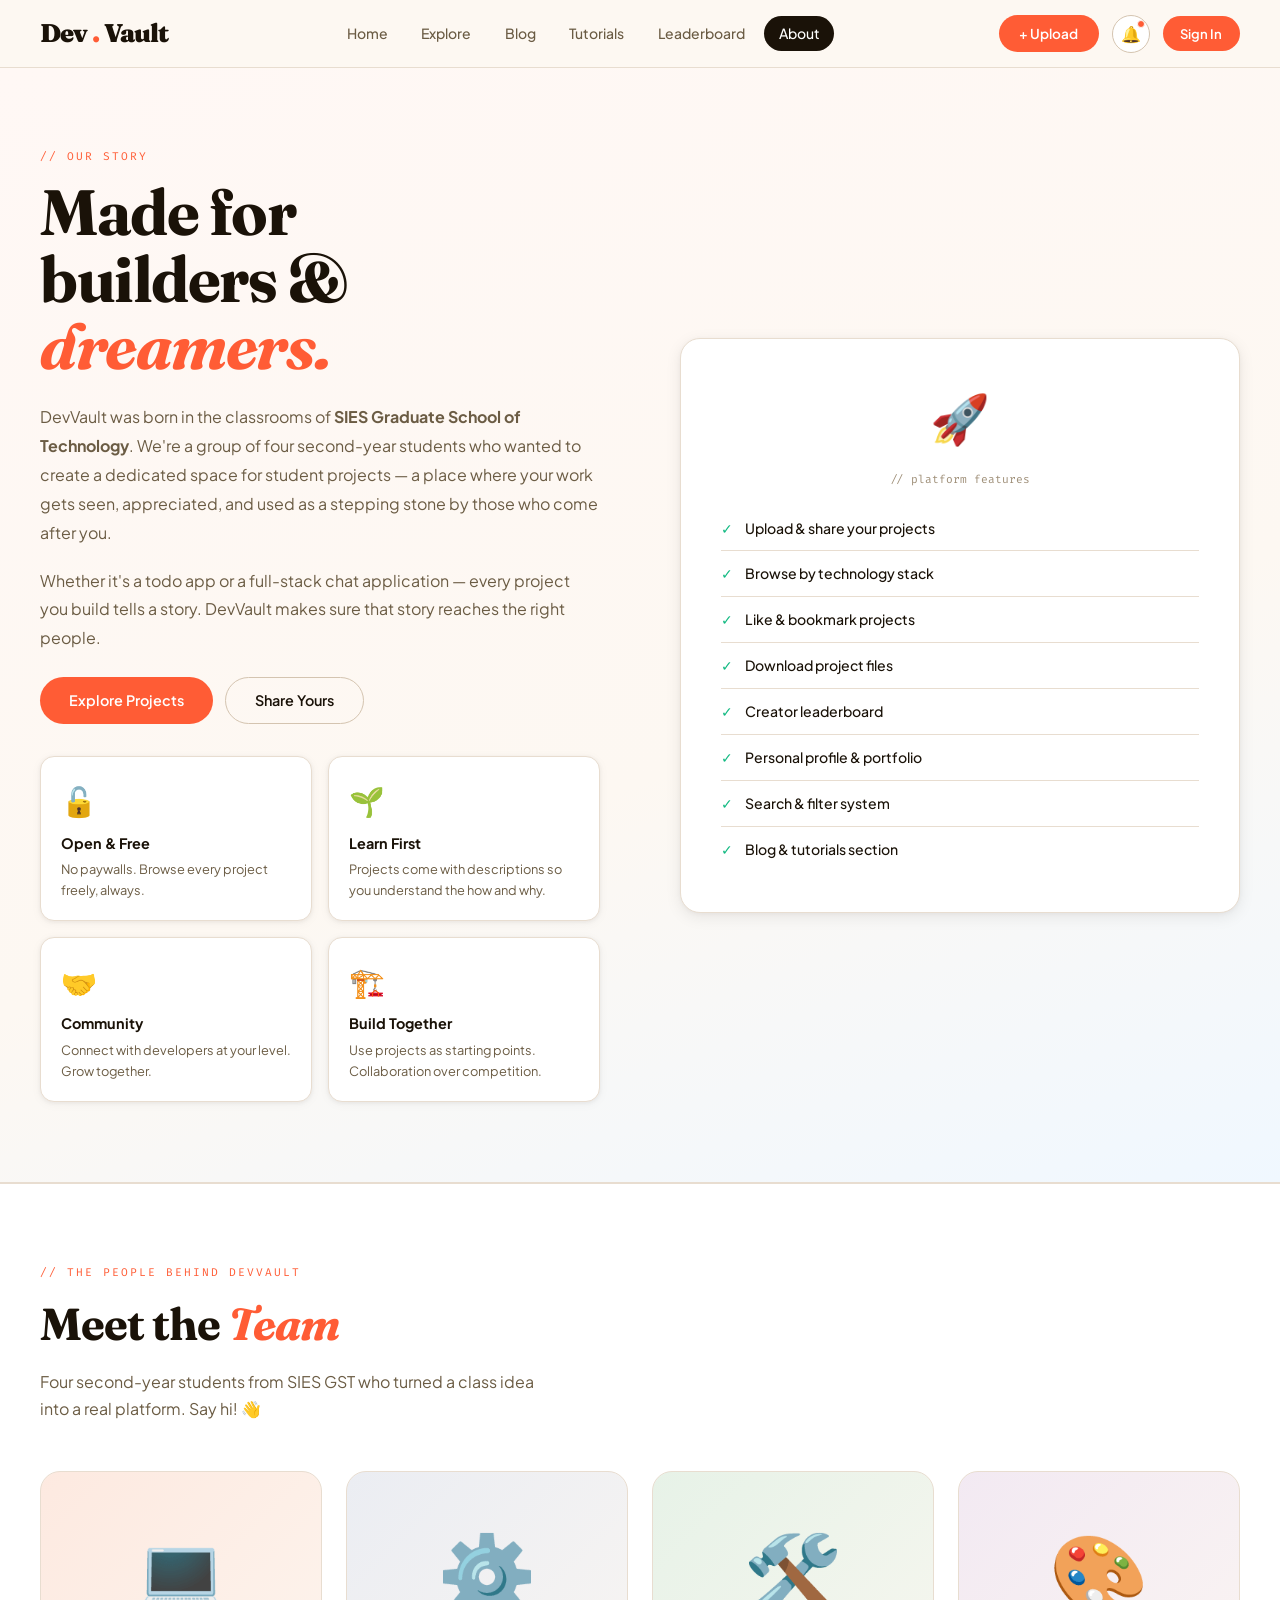
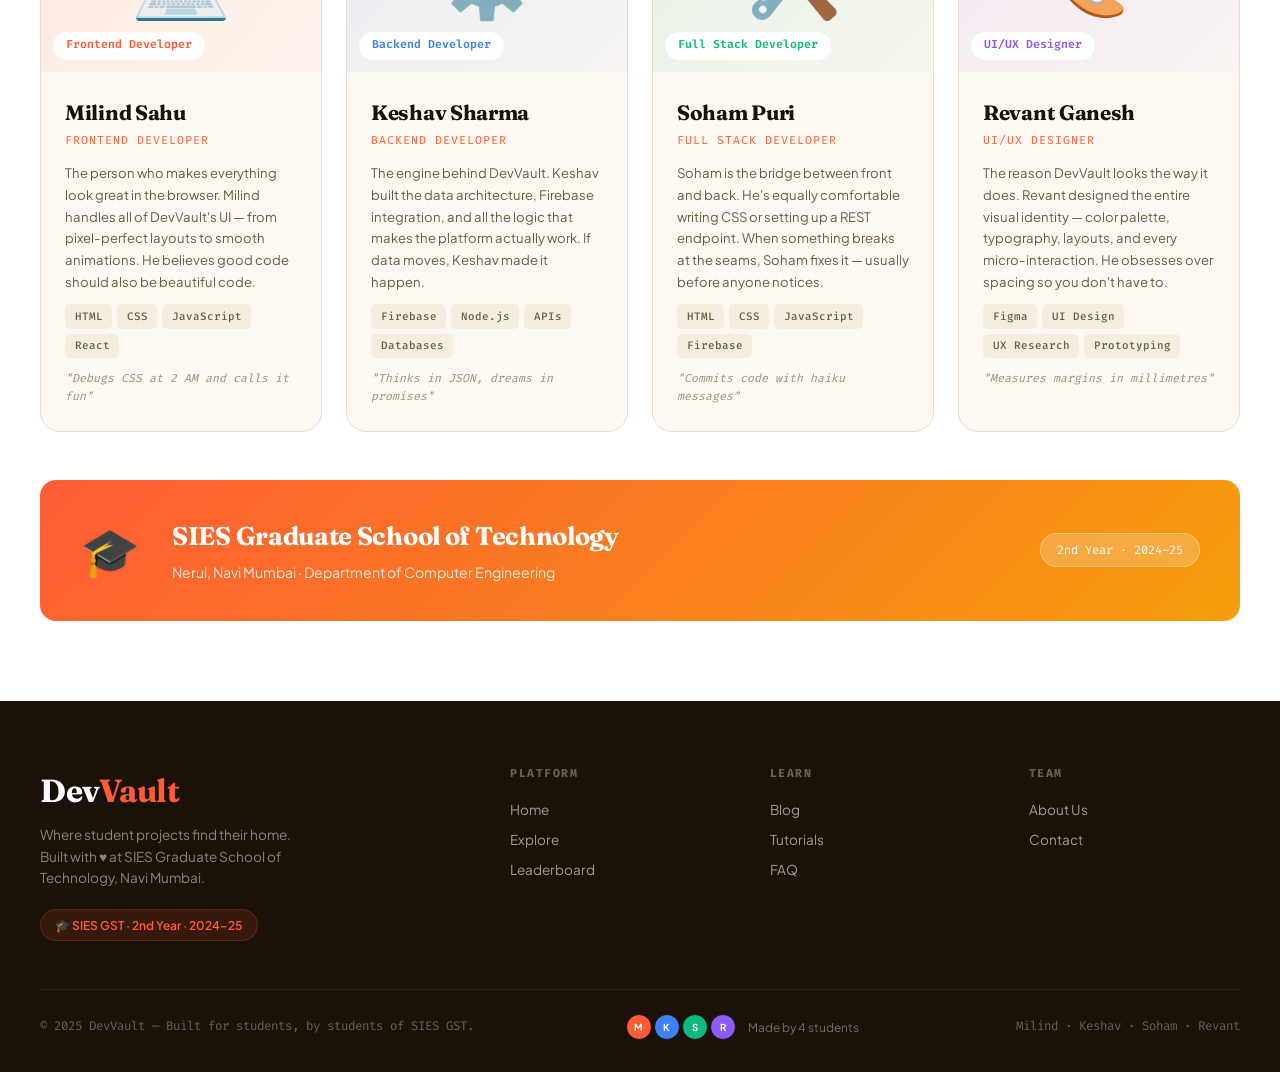
<file: about.html>
<!DOCTYPE html>
<html lang="en">
<head>
<meta charset="UTF-8"/><meta name="viewport" content="width=device-width,initial-scale=1.0"/>
<title>About — DevVault</title>
<link rel="stylesheet" href="css/styles.css">
<style>
.about-hero{padding:5rem 2.5rem;background:linear-gradient(160deg,#fff8f5 0%,#fdf8f2 60%,#f0f8ff 100%);border-bottom:1.5px solid var(--border);}
.about-inner{max-width:1280px;margin:0 auto;display:grid;grid-template-columns:1fr 1fr;gap:5rem;align-items:center;}
.about-kicker{font-family:var(--font-mono);font-size:.7rem;color:var(--coral);text-transform:uppercase;letter-spacing:2px;margin-bottom:.75rem;}
.about-title{font-family:var(--font-display);font-size:clamp(2.5rem,5vw,4.5rem);font-weight:700;letter-spacing:-1.5px;line-height:1.05;margin-bottom:1.5rem;}
.about-title em{color:var(--coral);font-style:italic;}
.about-body{font-size:1rem;color:var(--ink3);line-height:1.8;margin-bottom:1.2rem;}
.about-values{display:grid;grid-template-columns:1fr 1fr;gap:1rem;margin-top:2rem;}
.value-card{background:var(--white);border:1.5px solid var(--border);border-radius:var(--radius);padding:1.25rem;box-shadow:var(--shadow-sm);transition:all .2s;}
.value-card:hover{border-color:var(--coral);transform:translateY(-2px);}
.value-icon{font-size:1.8rem;margin-bottom:.5rem;}
.value-title{font-weight:700;font-size:.9rem;margin-bottom:.3rem;}
.value-desc{font-size:.8rem;color:var(--ink3);line-height:1.6;}
.about-visual{background:var(--white);border:1.5px solid var(--border);border-radius:20px;padding:2.5rem;box-shadow:var(--shadow);}
.afl{list-style:none;}
.afl li{display:flex;align-items:center;gap:.75rem;padding:.7rem 0;border-bottom:1px solid var(--border);font-size:.88rem;font-weight:500;}
.afl li:last-child{border-bottom:none;}
.afl-check{color:var(--mint);}
/* TEAM */
.team-section{padding:5rem 2.5rem;background:var(--white);border-top:1.5px solid var(--border);}
.team-inner{max-width:1280px;margin:0 auto;}
.team-headline{font-family:var(--font-display);font-size:2.8rem;font-weight:700;letter-spacing:-1px;margin-bottom:.5rem;}
.team-headline em{color:var(--coral);font-style:italic;}
.team-subline{font-size:1rem;color:var(--ink3);max-width:500px;line-height:1.7;margin-bottom:3rem;}
.team-grid{display:grid;grid-template-columns:repeat(4,1fr);gap:1.5rem;}
.team-card{background:var(--cream);border:1.5px solid var(--border);border-radius:20px;overflow:hidden;transition:all .25s;}
.team-card:hover{border-color:var(--coral);transform:translateY(-6px);box-shadow:var(--shadow-lg);}
.team-card-top{height:200px;display:flex;align-items:center;justify-content:center;font-size:5rem;position:relative;}
.team-card-badge{position:absolute;bottom:12px;left:12px;background:rgba(255,255,255,.92);backdrop-filter:blur(8px);border-radius:100px;padding:.3rem .8rem;font-size:.72rem;font-weight:600;font-family:var(--font-mono);}
.team-card-body{padding:1.5rem;}
.team-card-name{font-family:var(--font-display);font-size:1.3rem;font-weight:700;margin-bottom:.2rem;letter-spacing:-.3px;}
.team-card-role{font-family:var(--font-mono);font-size:.72rem;color:var(--coral);text-transform:uppercase;letter-spacing:1px;margin-bottom:.75rem;}
.team-card-bio{font-size:.82rem;color:var(--ink3);line-height:1.65;}
.team-card-skills{display:flex;gap:.3rem;flex-wrap:wrap;margin-top:.75rem;}
.team-card-fun{margin-top:.75rem;font-size:.72rem;color:var(--muted);font-style:italic;font-family:var(--font-mono);}
.college-banner{background:linear-gradient(135deg,var(--coral),var(--amber));border-radius:16px;padding:2rem 2.5rem;margin-top:3rem;display:flex;align-items:center;gap:2rem;color:white;}
.cb-icon{font-size:3rem;flex-shrink:0;}
.cb-name{font-family:var(--font-display);font-size:1.6rem;font-weight:700;letter-spacing:-.3px;}
.cb-sub{font-size:.88rem;opacity:.85;margin-top:.25rem;}
.cb-badge{margin-left:auto;background:rgba(255,255,255,.2);border:1.5px solid rgba(255,255,255,.3);border-radius:100px;padding:.4rem 1rem;font-family:var(--font-mono);font-size:.75rem;white-space:nowrap;}
@media(max-width:900px){.about-inner{grid-template-columns:1fr;}.team-grid{grid-template-columns:1fr 1fr;}}
@media(max-width:600px){.team-grid{grid-template-columns:1fr;}}
</style>
</head>
<body>
<div class="toast-area" id="toastArea"></div>
<nav class="navbar" id="mainNav"></nav>

<div class="about-hero">
  <div class="about-inner">
    <div>
      <div class="about-kicker">// Our story</div>
      <h1 class="about-title">Made for<br>builders &<br><em>dreamers.</em></h1>
      <p class="about-body">DevVault was born in the classrooms of <strong>SIES Graduate School of Technology</strong>. We're a group of four second-year students who wanted to create a dedicated space for student projects — a place where your work gets seen, appreciated, and used as a stepping stone by those who come after you.</p>
      <p class="about-body">Whether it's a todo app or a full-stack chat application — every project you build tells a story. DevVault makes sure that story reaches the right people.</p>
      <div style="display:flex;gap:.8rem;flex-wrap:wrap;margin-top:1.5rem;">
        <a class="btn-coral" href="explore.html">Explore Projects</a>
        <a class="btn-outline" href="upload.html">Share Yours</a>
      </div>
      <div class="about-values">
        <div class="value-card"><div class="value-icon">🔓</div><div class="value-title">Open & Free</div><div class="value-desc">No paywalls. Browse every project freely, always.</div></div>
        <div class="value-card"><div class="value-icon">🌱</div><div class="value-title">Learn First</div><div class="value-desc">Projects come with descriptions so you understand the how and why.</div></div>
        <div class="value-card"><div class="value-icon">🤝</div><div class="value-title">Community</div><div class="value-desc">Connect with developers at your level. Grow together.</div></div>
        <div class="value-card"><div class="value-icon">🏗️</div><div class="value-title">Build Together</div><div class="value-desc">Use projects as starting points. Collaboration over competition.</div></div>
      </div>
    </div>
    <div class="about-visual">
      <div style="font-size:3rem;margin-bottom:1rem;text-align:center">🚀</div>
      <p style="font-family:var(--font-mono);font-size:.7rem;color:var(--muted);text-align:center;margin-bottom:1rem">// platform features</p>
      <ul class="afl">
        <li><span class="afl-check">✓</span>Upload & share your projects</li>
        <li><span class="afl-check">✓</span>Browse by technology stack</li>
        <li><span class="afl-check">✓</span>Like & bookmark projects</li>
        <li><span class="afl-check">✓</span>Download project files</li>
        <li><span class="afl-check">✓</span>Creator leaderboard</li>
        <li><span class="afl-check">✓</span>Personal profile & portfolio</li>
        <li><span class="afl-check">✓</span>Search & filter system</li>
        <li><span class="afl-check">✓</span>Blog & tutorials section</li>
      </ul>
    </div>
  </div>
</div>

<div class="team-section">
  <div class="team-inner">
    <div class="section-kicker">// The people behind DevVault</div>
    <h2 class="team-headline">Meet the <em>Team</em></h2>
    <p class="team-subline">Four second-year students from SIES GST who turned a class idea into a real platform. Say hi! 👋</p>
    <div class="team-grid" id="teamGrid"></div>
    <div class="college-banner">
      <div class="cb-icon">🎓</div>
      <div><div class="cb-name">SIES Graduate School of Technology</div><div class="cb-sub">Nerul, Navi Mumbai · Department of Computer Engineering</div></div>
      <div class="cb-badge">2nd Year · 2024–25</div>
    </div>
  </div>
</div>

<div id="footer"></div>
<script src="js/data.js"></script>
<script>
renderNavbar('about');
renderFooter('footer');
document.getElementById('teamGrid').innerHTML = TEAM_DATA.map(m=>`
  <div class="team-card">
    <div class="team-card-top" style="background:linear-gradient(135deg,${m.color}18,${m.color}08)">
      <span>${m.emoji}</span>
      <div class="team-card-badge" style="color:${m.color}">${m.role}</div>
    </div>
    <div class="team-card-body">
      <div class="team-card-name">${m.name}</div>
      <div class="team-card-role">${m.role}</div>
      <div class="team-card-bio">${m.bio}</div>
      <div class="team-card-skills">${m.skills.map(s=>`<span class="tag tag-default">${s}</span>`).join('')}</div>
      <div class="team-card-fun">"${m.fun}"</div>
    </div>
  </div>`).join('');
</script>
</body>
</html>
</file>
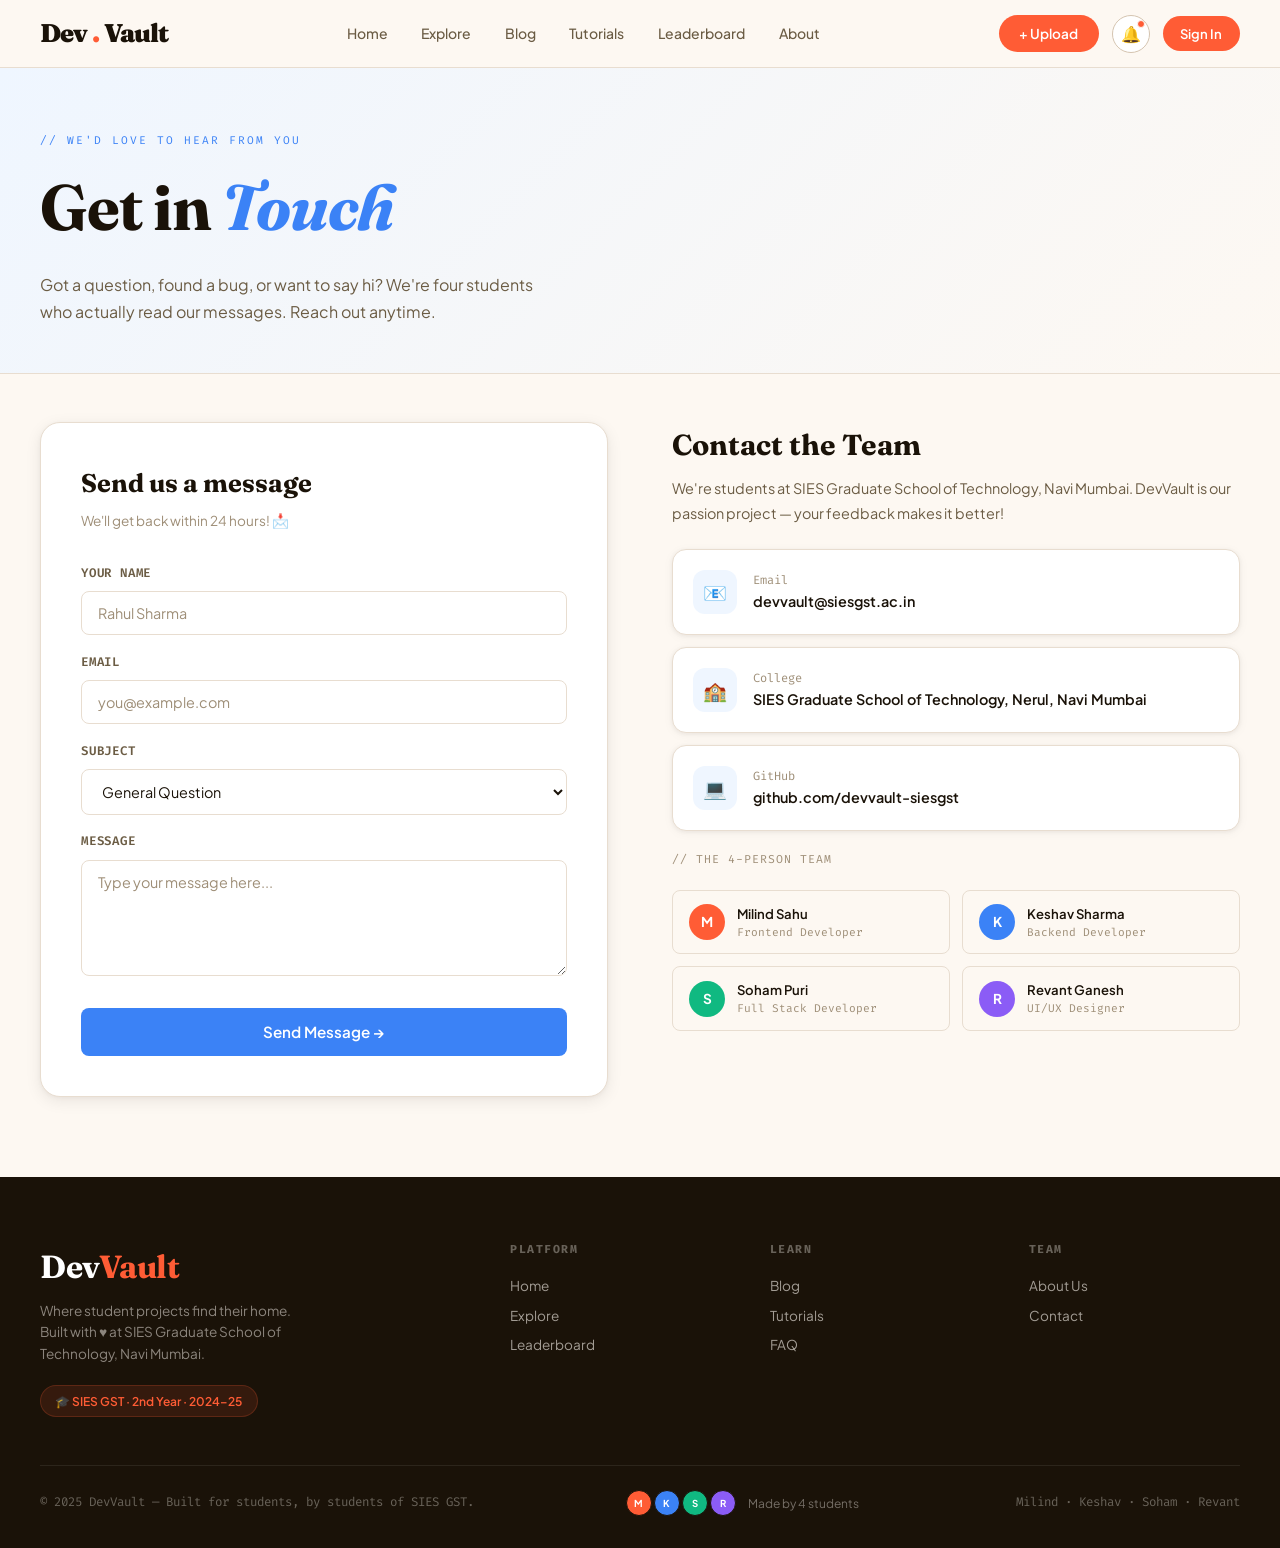
<file: contact.html>
<!DOCTYPE html>
<html lang="en">
<head>
<meta charset="UTF-8"/><meta name="viewport" content="width=device-width,initial-scale=1.0"/>
<title>Contact — DevVault</title>
<link rel="stylesheet" href="css/styles.css">
<style>
.contact-hero{padding:4rem 2.5rem 3rem;background:linear-gradient(135deg,#eff6ff,#fdf8f2);border-bottom:1.5px solid var(--border);}
.contact-title{font-family:var(--font-display);font-size:clamp(2.5rem,5vw,4rem);font-weight:700;letter-spacing:-1px;margin-bottom:.75rem;}
.contact-title span{color:var(--sky);font-style:italic;}
.contact-inner{max-width:1280px;margin:0 auto;padding:3rem 2.5rem 5rem;display:grid;grid-template-columns:1fr 1fr;gap:4rem;align-items:start;}
.form-card{background:var(--white);border:1.5px solid var(--border);border-radius:20px;padding:2.5rem;box-shadow:var(--shadow);}
.form-card-title{font-family:var(--font-display);font-size:1.6rem;font-weight:700;margin-bottom:.4rem;}
.form-card-sub{font-size:.85rem;color:var(--muted);margin-bottom:2rem;}
.form-submit{width:100%;padding:.9rem;background:var(--sky);color:white;border:none;border-radius:var(--radius-sm);font-size:.95rem;font-weight:600;cursor:pointer;font-family:var(--font-body);transition:all .2s;margin-top:.5rem;}
.form-submit:hover{background:var(--sky2);transform:translateY(-1px);}
.info-title{font-family:var(--font-display);font-size:1.8rem;font-weight:700;margin-bottom:.5rem;}
.info-sub{font-size:.9rem;color:var(--ink3);line-height:1.7;margin-bottom:1.5rem;}
.info-card{background:var(--white);border:1.5px solid var(--border);border-radius:var(--radius);padding:1.25rem;display:flex;align-items:center;gap:1rem;box-shadow:var(--shadow-sm);margin-bottom:.75rem;transition:all .2s;}
.info-card:hover{border-color:var(--sky);transform:translateX(4px);}
.info-icon{width:44px;height:44px;border-radius:12px;background:#eff6ff;display:flex;align-items:center;justify-content:center;font-size:1.2rem;flex-shrink:0;}
.info-lbl{font-size:.75rem;color:var(--muted);font-family:var(--font-mono);}
.info-val{font-weight:600;font-size:.9rem;}
.members-grid{display:grid;grid-template-columns:1fr 1fr;gap:.75rem;margin-top:1.25rem;}
.member-chip{background:var(--cream);border:1px solid var(--border);border-radius:var(--radius-sm);padding:.75rem 1rem;display:flex;align-items:center;gap:.75rem;}
.mc-av{width:36px;height:36px;border-radius:50%;display:flex;align-items:center;justify-content:center;font-size:.85rem;font-weight:700;color:white;flex-shrink:0;}
.mc-name{font-weight:600;font-size:.82rem;}
.mc-role{font-size:.7rem;color:var(--muted);font-family:var(--font-mono);}
@media(max-width:900px){.contact-inner{grid-template-columns:1fr;}}
</style>
</head>
<body>
<div class="toast-area" id="toastArea"></div>
<nav class="navbar" id="mainNav"></nav>
<div class="contact-hero">
  <div style="max-width:1280px;margin:0 auto">
    <div class="section-kicker" style="color:var(--sky)">// We'd love to hear from you</div>
    <div class="contact-title">Get in <span>Touch</span></div>
    <p style="font-size:1rem;color:var(--ink3);max-width:500px;line-height:1.7">Got a question, found a bug, or want to say hi? We're four students who actually read our messages. Reach out anytime.</p>
  </div>
</div>
<div class="contact-inner">
  <div class="form-card">
    <div class="form-card-title">Send us a message</div>
    <div class="form-card-sub">We'll get back within 24 hours! 📩</div>
    <div class="form-group"><label class="field-label">Your Name</label><input class="field-input" placeholder="Rahul Sharma"></div>
    <div class="form-group"><label class="field-label">Email</label><input class="field-input" placeholder="you@example.com" type="email"></div>
    <div class="form-group"><label class="field-label">Subject</label><select class="field-input"><option>General Question</option><option>Bug Report</option><option>Feature Request</option><option>Collaboration</option><option>Just saying hi! 👋</option></select></div>
    <div class="form-group"><label class="field-label">Message</label><textarea class="field-input" rows="5" placeholder="Type your message here..."></textarea></div>
    <button class="form-submit" onclick="showToast('Message sent! We\'ll reply soon 📩','success')">Send Message →</button>
  </div>
  <div>
    <div class="info-title">Contact the Team</div>
    <p class="info-sub">We're students at SIES Graduate School of Technology, Navi Mumbai. DevVault is our passion project — your feedback makes it better!</p>
    <div class="info-card"><div class="info-icon">📧</div><div><div class="info-lbl">Email</div><div class="info-val">devvault@siesgst.ac.in</div></div></div>
    <div class="info-card"><div class="info-icon">🏫</div><div><div class="info-lbl">College</div><div class="info-val">SIES Graduate School of Technology, Nerul, Navi Mumbai</div></div></div>
    <div class="info-card"><div class="info-icon">💻</div><div><div class="info-lbl">GitHub</div><div class="info-val">github.com/devvault-siesgst</div></div></div>
    <div style="font-family:var(--font-mono);font-size:.72rem;color:var(--muted);text-transform:uppercase;letter-spacing:1px;margin:1.25rem 0 .75rem">// The 4-person team</div>
    <div class="members-grid" id="membersGrid"></div>
  </div>
</div>
<div id="footer"></div>
<script src="js/data.js"></script>
<script>
renderNavbar('');
renderFooter('footer');
document.getElementById('membersGrid').innerHTML=TEAM_DATA.map(m=>`
  <div class="member-chip">
    <div class="mc-av" style="background:${m.color}">${m.name[0]}</div>
    <div><div class="mc-name">${m.name}</div><div class="mc-role">${m.role}</div></div>
  </div>`).join('');
</script>
</body>
</html>
</file>
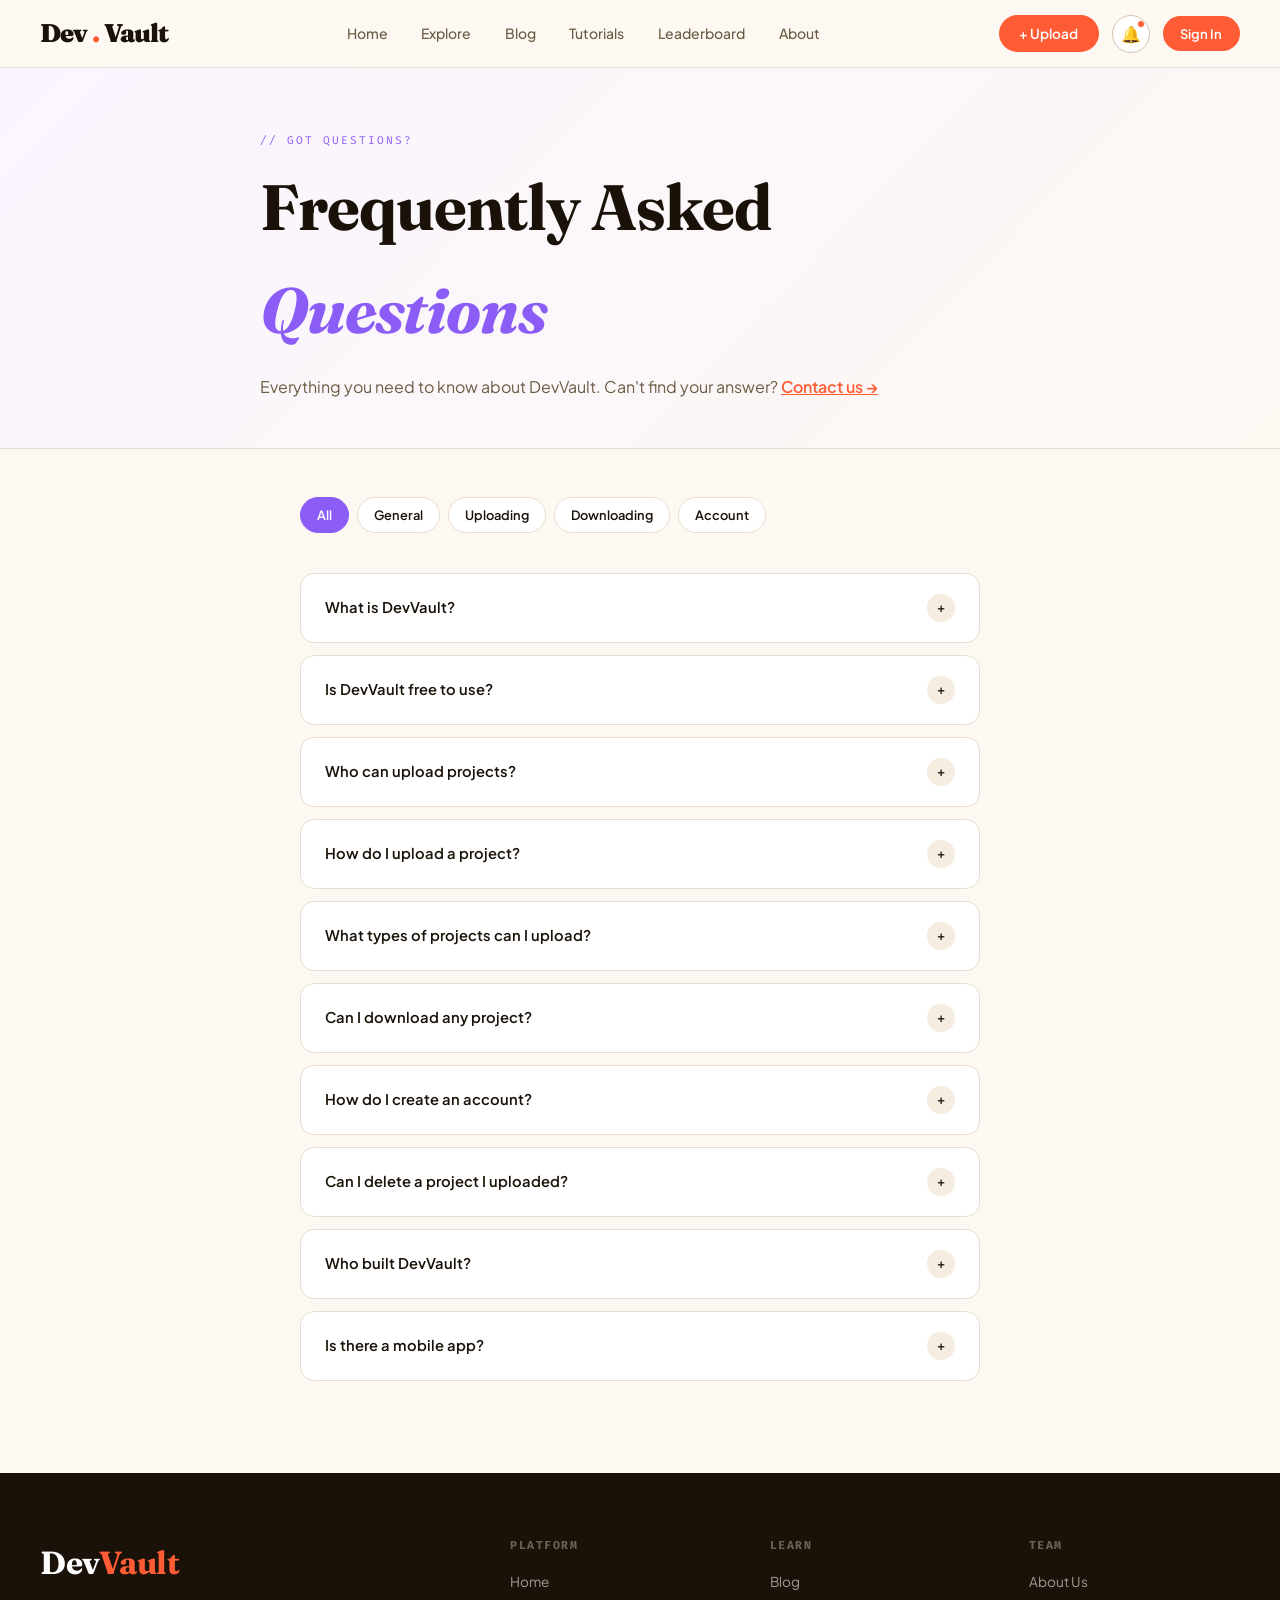
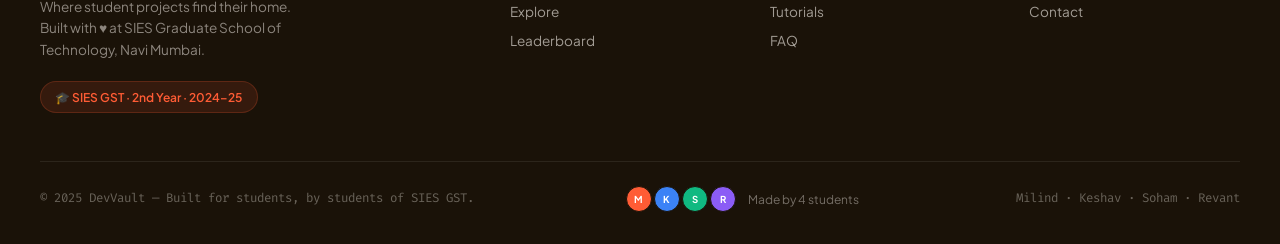
<file: faq.html>
<!DOCTYPE html>
<html lang="en">
<head>
<meta charset="UTF-8"/><meta name="viewport" content="width=device-width,initial-scale=1.0"/>
<title>FAQ — DevVault</title>
<link rel="stylesheet" href="css/styles.css">
<style>
.faq-hero{padding:4rem 2.5rem 3rem;background:linear-gradient(135deg,#faf5ff,#fdf8f2);border-bottom:1.5px solid var(--border);}
.faq-title{font-family:var(--font-display);font-size:clamp(2.5rem,5vw,4rem);font-weight:700;letter-spacing:-1px;margin-bottom:.75rem;}
.faq-title span{color:var(--lavender);font-style:italic;}
.faq-inner{max-width:760px;margin:0 auto;padding:3rem 2.5rem 5rem;}
.faq-cats{display:flex;gap:.5rem;margin-bottom:2.5rem;flex-wrap:wrap;}
.faq-cat{padding:.4rem 1rem;border-radius:100px;border:1.5px solid var(--border);background:var(--white);font-size:.8rem;font-weight:600;cursor:pointer;transition:all .15s;font-family:var(--font-body);}
.faq-cat.active,.faq-cat:hover{background:var(--lavender);color:white;border-color:var(--lavender);}
.faq-item{border:1.5px solid var(--border);border-radius:var(--radius);background:var(--white);margin-bottom:.75rem;overflow:hidden;transition:border-color .2s;}
.faq-item.open{border-color:var(--lavender);}
.faq-q{padding:1.25rem 1.5rem;display:flex;align-items:center;justify-content:space-between;cursor:pointer;font-weight:600;font-size:.92rem;gap:1rem;}
.faq-toggle{width:28px;height:28px;border-radius:50%;background:var(--cream2);display:flex;align-items:center;justify-content:center;font-size:.8rem;transition:all .3s;flex-shrink:0;}
.faq-item.open .faq-toggle{background:var(--lavender);color:white;transform:rotate(45deg);}
.faq-a{max-height:0;overflow:hidden;transition:max-height .3s ease;}
.faq-a-inner{padding:0 1.5rem 1.25rem;font-size:.88rem;color:var(--ink3);line-height:1.75;}
.faq-item.open .faq-a{max-height:300px;}
</style>
</head>
<body>
<div class="toast-area" id="toastArea"></div>
<nav class="navbar" id="mainNav"></nav>
<div class="faq-hero">
  <div style="max-width:760px;margin:0 auto">
    <div class="section-kicker" style="color:var(--lavender)">// Got questions?</div>
    <div class="faq-title">Frequently Asked <span>Questions</span></div>
    <p style="font-size:1rem;color:var(--ink3);line-height:1.7">Everything you need to know about DevVault. Can't find your answer? <a href="contact.html" style="color:var(--coral);font-weight:600">Contact us →</a></p>
  </div>
</div>
<div class="faq-inner">
  <div class="faq-cats">
    <span class="faq-cat active" data-cat="all">All</span>
    <span class="faq-cat" data-cat="general">General</span>
    <span class="faq-cat" data-cat="upload">Uploading</span>
    <span class="faq-cat" data-cat="download">Downloading</span>
    <span class="faq-cat" data-cat="account">Account</span>
  </div>
  <div id="faqList"></div>
</div>
<div id="footer"></div>
<script src="js/data.js"></script>
<script>
renderNavbar('');
renderFooter('footer');
let activeCat = 'all';
function renderFAQ() {
  const list = activeCat==='all' ? FAQS : FAQS.filter(f=>f.cat===activeCat);
  document.getElementById('faqList').innerHTML = list.map((f,i)=>`
    <div class="faq-item" id="faq-${i}">
      <div class="faq-q" onclick="document.getElementById('faq-${i}').classList.toggle('open')">
        <span>${f.q}</span><div class="faq-toggle">+</div>
      </div>
      <div class="faq-a"><div class="faq-a-inner">${f.a}</div></div>
    </div>`).join('');
}
document.querySelectorAll('.faq-cat').forEach(c=>{
  c.onclick=()=>{
    document.querySelectorAll('.faq-cat').forEach(x=>x.classList.remove('active'));
    c.classList.add('active'); activeCat=c.dataset.cat; renderFAQ();
  };
});
renderFAQ();
</script>
</body>
</html>
</file>
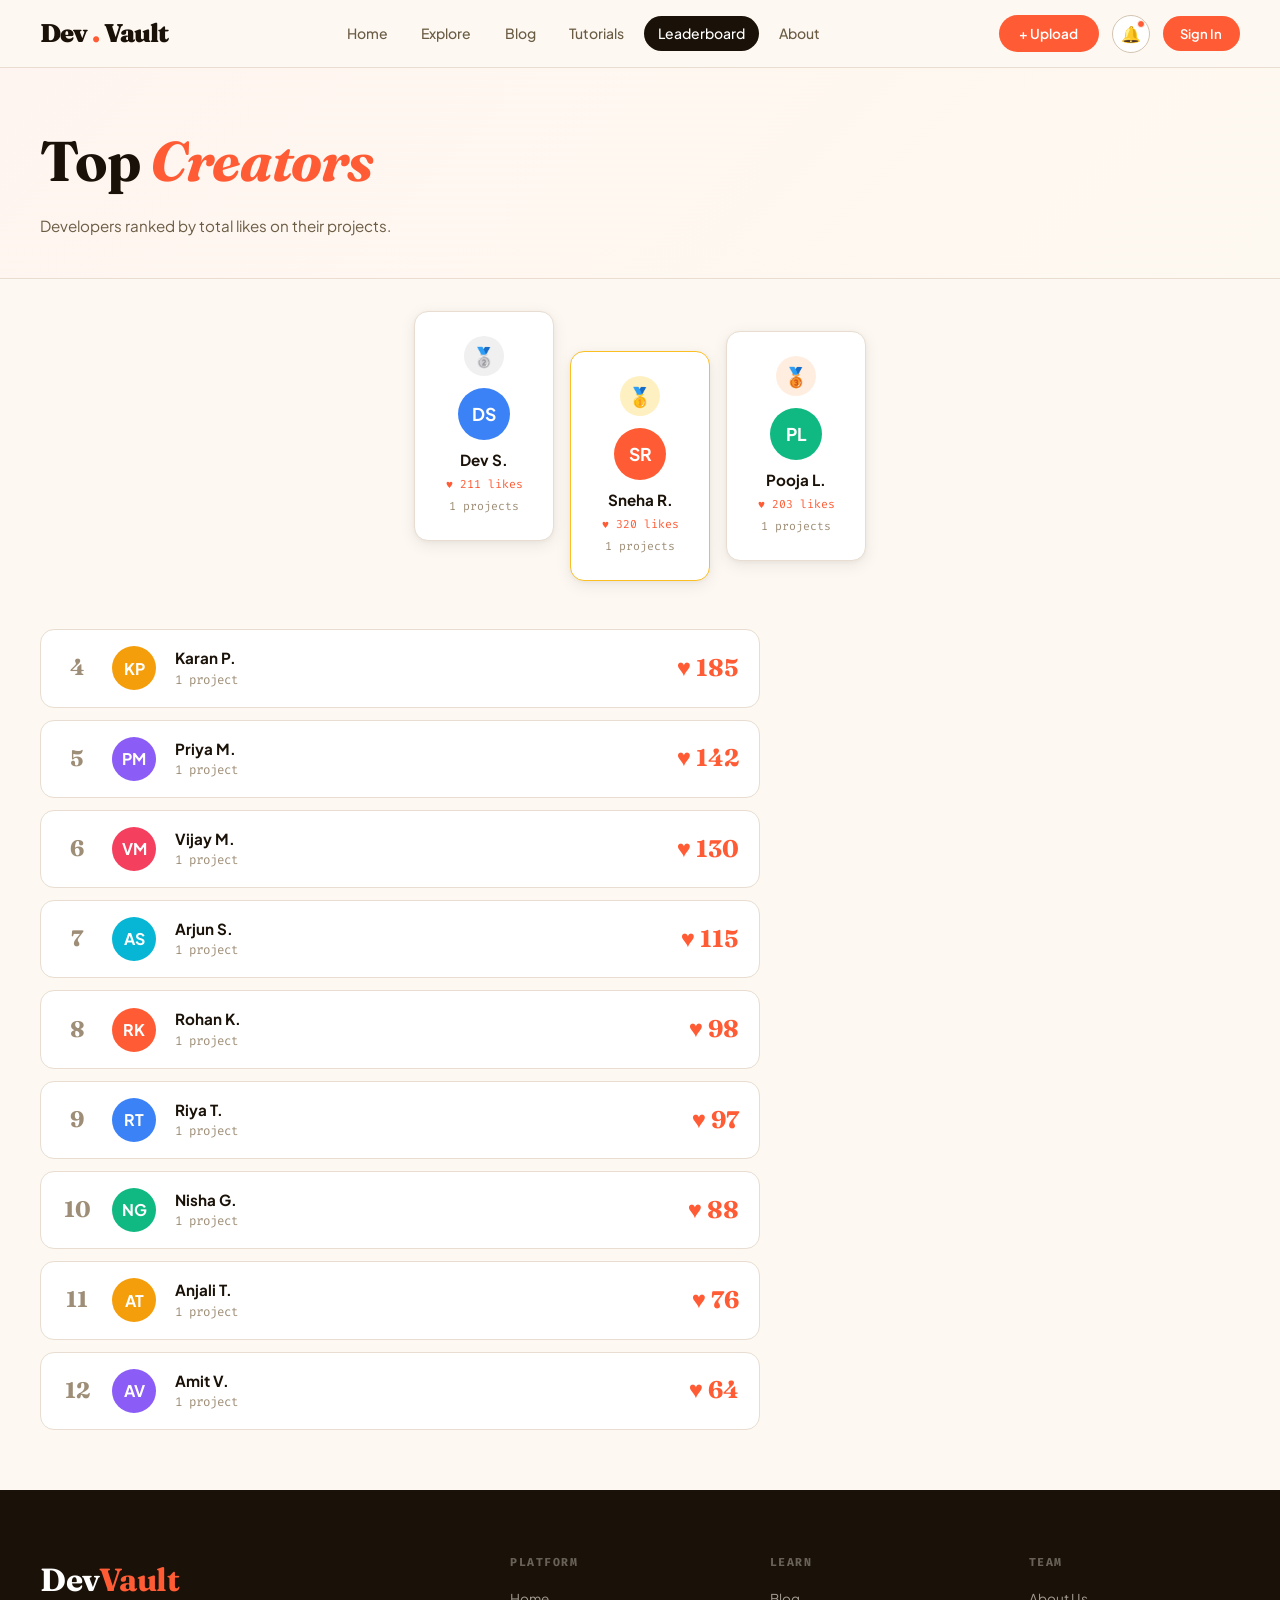
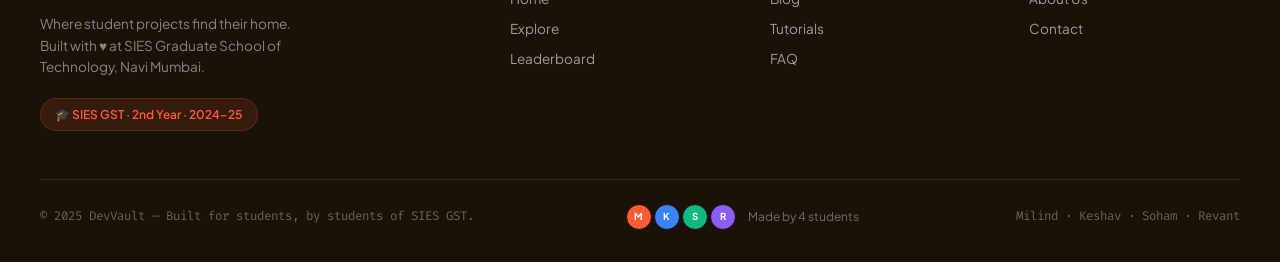
<file: leaderboard.html>
<!DOCTYPE html>
<html lang="en">
<head>
<meta charset="UTF-8"/><meta name="viewport" content="width=device-width,initial-scale=1.0"/>
<title>Leaderboard — DevVault</title>
<link rel="stylesheet" href="css/styles.css">
<style>
.lb-hero{background:linear-gradient(135deg,#fff5f0,#fef9f0);border-bottom:1.5px solid var(--border);padding:3rem 2.5rem 2.5rem;}
.lb-title{font-family:var(--font-display);font-size:3.5rem;font-weight:700;letter-spacing:-1px;margin-bottom:.5rem;}
.lb-title span{color:var(--coral);font-style:italic;}
.lb-sub{font-size:.95rem;color:var(--ink3);}
.podium{display:flex;align-items:flex-end;justify-content:center;gap:1rem;padding:2rem 2.5rem;}
.podium-item{text-align:center;}
.podium-card{background:var(--white);border:1.5px solid var(--border);border-radius:var(--radius);padding:1.5rem 1rem;box-shadow:var(--shadow);transition:transform .2s;min-width:140px;}
.podium-card:hover{transform:translateY(-4px);}
.p1{border-color:#FBBF24;}
.podium-rank{width:40px;height:40px;border-radius:50%;display:flex;align-items:center;justify-content:center;font-size:1.2rem;margin:0 auto .75rem;}
.r1{background:#FFF0C2;} .r2{background:#F0F0F0;} .r3{background:#FFEEE0;}
.podium-av{width:52px;height:52px;border-radius:50%;display:flex;align-items:center;justify-content:center;font-size:1.1rem;font-weight:700;color:white;margin:0 auto .5rem;}
.podium-name{font-weight:700;font-size:.95rem;margin-bottom:.25rem;}
.podium-stat{font-family:var(--font-mono);font-size:.72rem;color:var(--coral);}
.lb-list{padding:1rem 2.5rem 3rem;max-width:800px;}
.lb-row{display:flex;align-items:center;gap:1.2rem;background:var(--white);border:1.5px solid var(--border);border-radius:var(--radius);padding:1rem 1.25rem;margin-bottom:.75rem;transition:all .18s;}
.lb-row:hover{border-color:var(--coral);transform:translateX(4px);}
.lb-pos{font-family:var(--font-display);font-size:1.4rem;font-weight:700;color:var(--muted);width:2rem;text-align:center;}
.lb-av{width:44px;height:44px;border-radius:50%;display:flex;align-items:center;justify-content:center;font-size:1rem;font-weight:700;color:white;flex-shrink:0;}
.lb-info{flex:1;}
.lb-name{font-weight:700;font-size:.95rem;}
.lb-meta{font-size:.78rem;color:var(--muted);font-family:var(--font-mono);}
.lb-score{font-family:var(--font-display);font-size:1.5rem;font-weight:700;color:var(--coral);}
</style>
</head>
<body>
<div class="toast-area" id="toastArea"></div>
<nav class="navbar" id="mainNav"></nav>
<div class="lb-hero"><div class="lb-title">Top <span>Creators</span></div><p class="lb-sub">Developers ranked by total likes on their projects.</p></div>
<div class="podium" id="podium"></div>
<div class="lb-list" id="lbList"></div>
<div id="footer"></div>
<script src="js/data.js"></script>
<script>
renderNavbar('leaderboard');
renderFooter('footer');
const map={};
getProjects().forEach(p=>{if(!map[p.author])map[p.author]={name:p.author,likes:0,projects:0};map[p.author].likes+=p.likes;map[p.author].projects++;});
const sorted=Object.values(map).sort((a,b)=>b.likes-a.likes);
const top3=sorted.slice(0,3);
const order=[top3[1],top3[0],top3[2]];
document.getElementById('podium').innerHTML=order.map((p,i)=>{
  const rank=i===1?1:i===0?2:3;
  const avColor=COLORS[sorted.indexOf(p)%COLORS.length];
  const initials=p.name.split(' ').map(w=>w[0]).join('').slice(0,2);
  return `<div class="podium-item" style="padding-bottom:${i===1?0:rank===2?40:20}px">
    <div class="podium-card${rank===1?' p1':''}">
      <div class="podium-rank r${rank}">${rank===1?'🥇':rank===2?'🥈':'🥉'}</div>
      <div class="podium-av" style="background:${avColor}">${initials}</div>
      <div class="podium-name">${p.name}</div>
      <div class="podium-stat">♥ ${p.likes} likes</div>
      <div style="font-size:.72rem;color:var(--muted);font-family:var(--font-mono);margin-top:.2rem">${p.projects} projects</div>
    </div>
  </div>`;}).join('');
document.getElementById('lbList').innerHTML=sorted.slice(3).map((p,i)=>{
  const avColor=COLORS[(i+3)%COLORS.length];
  const initials=p.name.split(' ').map(w=>w[0]).join('').slice(0,2);
  return `<div class="lb-row"><div class="lb-pos">${i+4}</div><div class="lb-av" style="background:${avColor}">${initials}</div><div class="lb-info"><div class="lb-name">${p.name}</div><div class="lb-meta">${p.projects} project${p.projects>1?'s':''}</div></div><div class="lb-score">♥ ${p.likes}</div></div>`;}).join('');
</script>
</body>
</html>
</file>
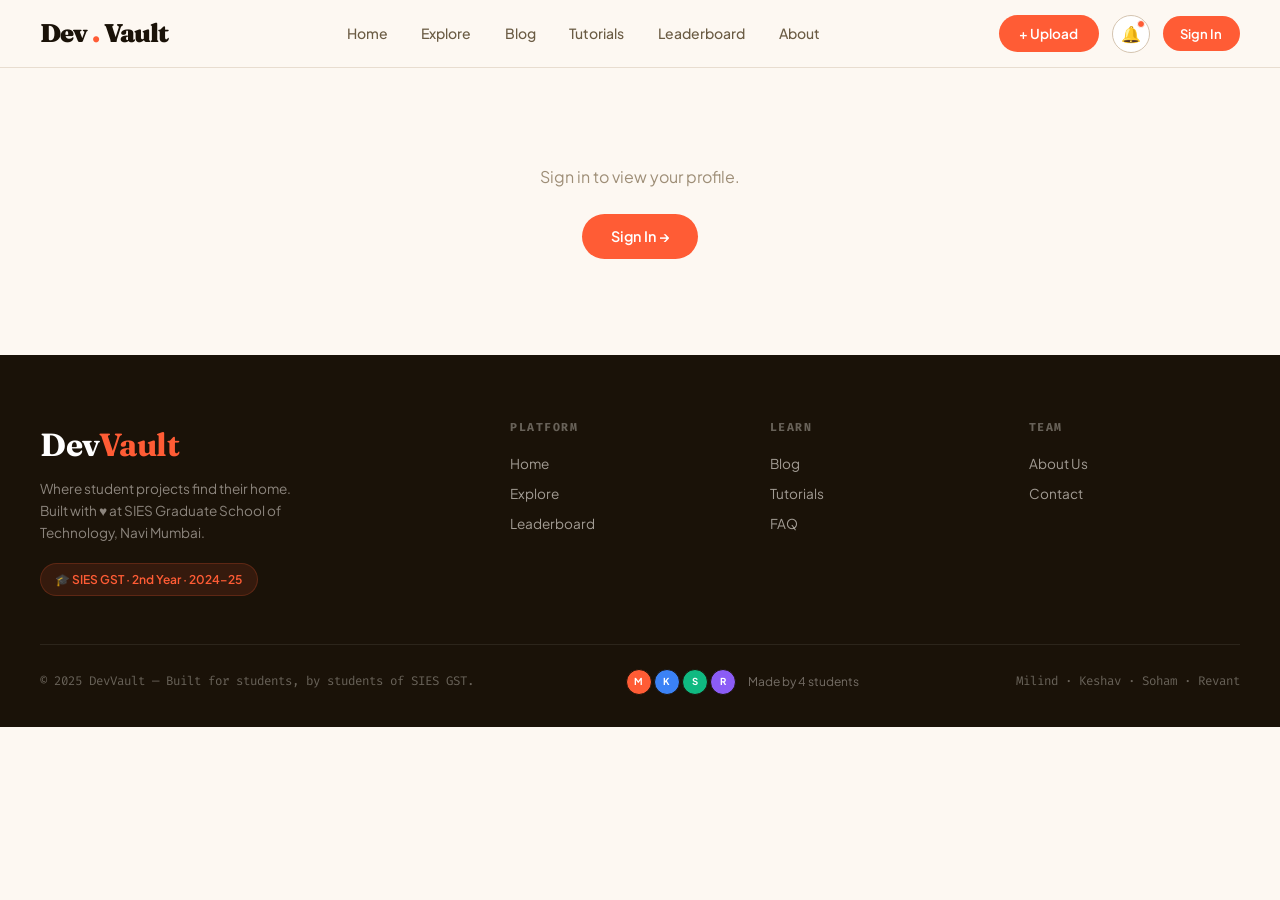
<file: profile.html>
<!DOCTYPE html>
<html lang="en">
<head>
<meta charset="UTF-8"/><meta name="viewport" content="width=device-width,initial-scale=1.0"/>
<title>My Profile — DevVault</title>
<link rel="stylesheet" href="css/styles.css">
<style>
.profile-banner{background:linear-gradient(135deg,#fff5f0 0%,#fef3e2 50%,#f0f8ff 100%);border-bottom:1.5px solid var(--border);padding:3rem 2.5rem 0;max-width:1280px;margin:0 auto;}
.profile-top{display:flex;align-items:flex-end;gap:2rem;margin-bottom:2rem;}
.profile-av{width:88px;height:88px;border-radius:50%;border:4px solid var(--white);box-shadow:var(--shadow);display:flex;align-items:center;justify-content:center;font-size:2rem;font-weight:700;color:white;flex-shrink:0;background:linear-gradient(135deg,#ff5c35,#f59e0b);}
.profile-name{font-family:var(--font-display);font-size:2rem;font-weight:700;letter-spacing:-.5px;}
.profile-handle{font-family:var(--font-mono);font-size:.78rem;color:var(--muted);margin-top:.2rem;}
.profile-bio-text{font-size:.88rem;color:var(--ink3);margin-top:.5rem;}
.profile-actions{margin-left:auto;display:flex;gap:.5rem;padding-bottom:.5rem;}
.profile-tabs{display:flex;padding-top:1rem;}
.ptab{padding:.7rem 1.5rem;font-size:.875rem;font-weight:600;color:var(--ink3);cursor:pointer;border:none;background:none;border-bottom:2px solid transparent;transition:all .18s;font-family:var(--font-body);}
.ptab:hover{color:var(--ink);}
.ptab.active{color:var(--coral);border-bottom-color:var(--coral);}
.profile-content{padding:2rem 2.5rem;max-width:1280px;margin:0 auto;}
.stats-row{display:grid;grid-template-columns:repeat(4,1fr);gap:1rem;margin-bottom:2.5rem;}
.pstat{background:var(--white);border:1.5px solid var(--border);border-radius:var(--radius);padding:1.25rem;text-align:center;box-shadow:var(--shadow-sm);}
.pstat-n{font-family:var(--font-display);font-size:2rem;font-weight:700;color:var(--coral);}
.pstat-l{font-size:.75rem;color:var(--muted);font-family:var(--font-mono);text-transform:uppercase;letter-spacing:1px;margin-top:.25rem;}
@media(max-width:900px){.stats-row{grid-template-columns:1fr 1fr;}}
</style>
</head>
<body>
<div class="toast-area" id="toastArea"></div>
<nav class="navbar" id="mainNav"></nav>
<div id="authGate" style="display:none;text-align:center;padding:6rem 2rem">
  <p style="font-size:1rem;color:var(--muted);margin-bottom:1.5rem">Sign in to view your profile.</p>
  <a class="btn-coral" href="login.html">Sign In →</a>
</div>
<div id="profileWrap">
  <div class="profile-banner">
    <div class="profile-top">
      <div class="profile-av" id="profAv"></div>
      <div><div class="profile-name" id="profName"></div><div class="profile-handle" id="profHandle"></div><div class="profile-bio-text">Building cool things, one project at a time. 🚀</div></div>
      <div class="profile-actions"><a class="btn-outline" href="upload.html">+ New Project</a><button class="btn-coral" onclick="doLogout()">Sign Out</button></div>
    </div>
    <div class="profile-tabs">
      <button class="ptab active" onclick="switchTab(this,'tabMine')">My Projects</button>
      <button class="ptab" onclick="switchTab(this,'tabLiked')">Liked</button>
      <button class="ptab" onclick="switchTab(this,'tabStats')">Stats</button>
    </div>
  </div>
  <div class="profile-content">
    <div id="tabMine"><div class="grid-3" id="myGrid"></div><div id="noMine" style="display:none;text-align:center;padding:3rem;color:var(--muted);font-family:var(--font-mono)">// No projects yet. <a href="upload.html" style="color:var(--coral)">Share your first!</a></div></div>
    <div id="tabLiked" style="display:none"><div class="grid-3" id="likedGrid"></div></div>
    <div id="tabStats" style="display:none"><div class="stats-row" id="statsRow"></div></div>
  </div>
</div>
<div id="footer"></div>
<script src="js/data.js"></script>
<script>
renderNavbar('');
renderFooter('footer');
const user = getUser();
if (!user) { document.getElementById('authGate').style.display='block'; document.getElementById('profileWrap').style.display='none'; }
else {
  document.getElementById('profAv').textContent = user.initial;
  document.getElementById('profName').textContent = user.name;
  document.getElementById('profHandle').textContent = '// @'+user.name.toLowerCase().replace(/\s+/g,'.')+'  · joined today';
  const mine = getProjects().filter(p=>p.author===user.name);
  const liked = getLiked();
  const likedProjects = getProjects().filter(p=>liked.has(p.id));
  if (!mine.length) { document.getElementById('noMine').style.display='block'; }
  else { document.getElementById('myGrid').innerHTML=mine.map(p=>renderCard(p,liked)).join(''); }
  document.getElementById('likedGrid').innerHTML=likedProjects.length?likedProjects.map(p=>renderCard(p,liked)).join(''):'<p style="padding:3rem;text-align:center;color:var(--muted);font-family:var(--font-mono)">// No liked projects yet.</p>';
  const tl=mine.reduce((s,p)=>s+p.likes,0);
  document.getElementById('statsRow').innerHTML=[{n:mine.length,l:'Projects'},{n:tl,l:'Total Likes'},{n:liked.size,l:'Liked'},{n:Math.floor(tl*2.1),l:'Downloads'}].map(s=>`<div class="pstat"><div class="pstat-n">${s.n}</div><div class="pstat-l">${s.l}</div></div>`).join('');
}
function switchTab(btn,tabId){
  document.querySelectorAll('.ptab').forEach(t=>t.classList.remove('active'));btn.classList.add('active');
  ['tabMine','tabLiked','tabStats'].forEach(id=>document.getElementById(id).style.display=id===tabId?'block':'none');
}
</script>
</body>
</html>
</file>
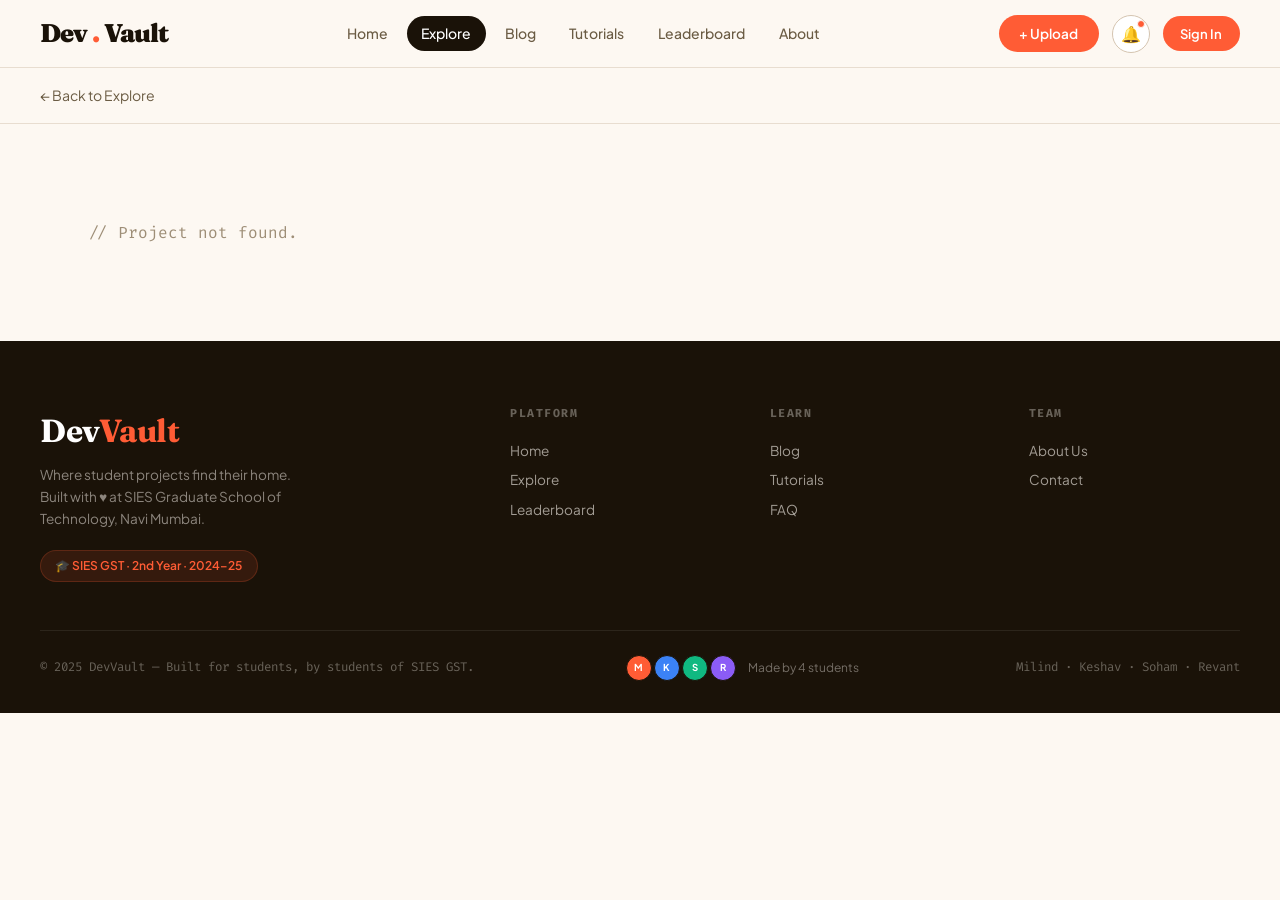
<file: project.html>
<!DOCTYPE html>
<html lang="en">
<head>
<meta charset="UTF-8"/><meta name="viewport" content="width=device-width,initial-scale=1.0"/>
<title>Project — DevVault</title>
<link rel="stylesheet" href="css/styles.css">
<style>
.detail-back{padding:1rem 2.5rem;border-bottom:1px solid var(--border);display:flex;align-items:center;gap:.5rem;}
.back-btn{background:none;border:none;cursor:pointer;font-size:.88rem;color:var(--ink3);font-family:var(--font-body);display:flex;align-items:center;gap:.4rem;transition:color .15s;text-decoration:none;}
.back-btn:hover{color:var(--coral);}
.detail-inner{padding:3rem 2.5rem;display:grid;grid-template-columns:1fr 380px;gap:3rem;max-width:1280px;margin:0 auto;align-items:start;}
.detail-thumb{height:340px;border-radius:var(--radius);overflow:hidden;border:1.5px solid var(--border);margin-bottom:1.5rem;}
.detail-thumb img{width:100%;height:100%;object-fit:cover;}
.detail-title{font-family:var(--font-display);font-size:2.5rem;font-weight:700;letter-spacing:-1px;margin-bottom:.75rem;}
.detail-tags{display:flex;gap:.4rem;flex-wrap:wrap;margin-bottom:1rem;}
.detail-desc{font-size:.95rem;color:var(--ink3);line-height:1.75;margin-bottom:1.5rem;}
.detail-meta{display:flex;align-items:center;gap:1.5rem;padding:1rem 0;border-top:1px solid var(--border);}
.detail-meta-item{display:flex;align-items:center;gap:.4rem;font-size:.82rem;color:var(--ink3);}
.sidebar{background:var(--white);border:1.5px solid var(--border);border-radius:var(--radius);overflow:hidden;box-shadow:var(--shadow);position:sticky;top:80px;}
.sb-head{padding:1.5rem;border-bottom:1px solid var(--border);}
.sb-author{display:flex;align-items:center;gap:.8rem;margin-bottom:.75rem;}
.sb-avatar{width:48px;height:48px;border-radius:50%;display:flex;align-items:center;justify-content:center;font-size:1.1rem;font-weight:700;color:white;}
.sb-name{font-weight:700;font-size:.95rem;}
.sb-role{font-size:.75rem;color:var(--muted);font-family:var(--font-mono);}
.sb-stats{display:flex;gap:1rem;}
.sb-stat{text-align:center;}
.sb-stat-n{font-family:var(--font-display);font-size:1.2rem;font-weight:700;color:var(--coral);}
.sb-stat-l{font-size:.68rem;color:var(--muted);font-family:var(--font-mono);text-transform:uppercase;}
.sb-actions{padding:1.25rem;display:flex;flex-direction:column;gap:.6rem;}
.sb-btn{width:100%;padding:.75rem;border-radius:var(--radius-sm);font-size:.88rem;font-weight:600;cursor:pointer;font-family:var(--font-body);transition:all .18s;display:flex;align-items:center;justify-content:center;gap:.4rem;border:none;}
.sb-btn-primary{background:var(--coral);color:white;}
.sb-btn-primary:hover{background:var(--coral2);}
.sb-btn-secondary{background:var(--cream);color:var(--ink);border:1.5px solid var(--border)!important;}
.sb-btn-secondary:hover{border-color:var(--coral)!important;color:var(--coral);}
@media(max-width:900px){.detail-inner{grid-template-columns:1fr;}.sidebar{position:static;}}
</style>
</head>
<body>
<div class="toast-area" id="toastArea"></div>
<nav class="navbar" id="mainNav"></nav>
<div class="detail-back"><a class="back-btn" href="explore.html">← Back to Explore</a><span style="color:var(--muted);font-size:.82rem" id="breadcrumb"></span></div>
<div class="detail-inner">
  <div>
    <div class="detail-thumb" id="dThumb"></div>
    <div class="detail-tags" id="dTags"></div>
    <h1 class="detail-title" id="dTitle"></h1>
    <p class="detail-desc" id="dDesc"></p>
    <div class="detail-meta" id="dMeta"></div>
  </div>
  <div class="sidebar">
    <div class="sb-head"><div class="sb-author" id="sbAuthor"></div><div class="sb-stats" id="sbStats"></div></div>
    <div class="sb-actions">
      <button class="sb-btn sb-btn-primary" id="dlBtn">⬇ Download Project</button>
      <button class="sb-btn sb-btn-secondary" id="likeBtn">♡ Like this project</button>
      <button class="sb-btn sb-btn-secondary" onclick="showToast('Link copied!','success')">🔗 Share</button>
    </div>
  </div>
</div>
<div id="footer"></div>
<script src="js/data.js"></script>
<script>
renderNavbar('explore');
renderFooter('footer');
const id = parseInt(new URLSearchParams(location.search).get('id'));
const p = getProjects().find(x=>x.id===id);
if (!p) { document.querySelector('.detail-inner').innerHTML='<p style="padding:3rem;color:var(--muted);font-family:var(--font-mono)">// Project not found.</p>'; }
else {
  document.title = p.title + ' — DevVault';
  document.getElementById('breadcrumb').textContent = '/ ' + p.title;
  document.getElementById('dThumb').innerHTML = `<img src="${p.img}" alt="${p.title}">`;
  document.getElementById('dTags').innerHTML = p.tags.map(t=>`<span class="tag ${tagStyle(t)}">${t}</span>`).join('') + `<span class="tag tag-default">${diffBadge(p.difficulty)}</span>`;
  document.getElementById('dTitle').textContent = p.title;
  document.getElementById('dDesc').textContent = p.desc + ' This project is a great reference for students building something similar. Download it, study the code, and make it your own.';
  document.getElementById('dMeta').innerHTML = `<div class="detail-meta-item">♥ <strong>${p.likes}</strong> likes</div><div class="detail-meta-item">⬇ <strong>${Math.floor(p.likes*2.3)}</strong> downloads</div><div class="detail-meta-item">👁️ <strong>${Math.floor(p.likes*8)}</strong> views</div>`;
  const avColor = COLORS[p.id%COLORS.length];
  const initials = p.author.split(' ').map(w=>w[0]).join('').slice(0,2);
  document.getElementById('sbAuthor').innerHTML = `<div class="sb-avatar" style="background:${avColor}">${initials}</div><div><div class="sb-name">${p.author}</div><div class="sb-role">// Student Developer</div></div>`;
  document.getElementById('sbStats').innerHTML = `<div class="sb-stat"><div class="sb-stat-n">${p.likes}</div><div class="sb-stat-l">Likes</div></div><div class="sb-stat"><div class="sb-stat-n">${Math.floor(p.likes*2.3)}</div><div class="sb-stat-l">Downloads</div></div><div class="sb-stat"><div class="sb-stat-n">${getProjects().filter(x=>x.author===p.author).length}</div><div class="sb-stat-l">Projects</div></div>`;
  document.getElementById('dlBtn').onclick = () => fakeDownload(p.title);
  const lb = document.getElementById('likeBtn');
  const liked = getLiked();
  lb.textContent = liked.has(p.id) ? '♥ Liked!' : '♡ Like this project';
  lb.onclick = () => {
    const l = getLiked();
    if (l.has(p.id)) { l.delete(p.id); p.likes--; lb.textContent='♡ Like this project'; }
    else { l.add(p.id); p.likes++; lb.textContent='♥ Liked!'; showToast('Added to your likes ♥','success'); }
    saveLiked(l);
    document.querySelector('#dMeta strong').textContent = p.likes;
  };
}
</script>
</body>
</html>
</file>
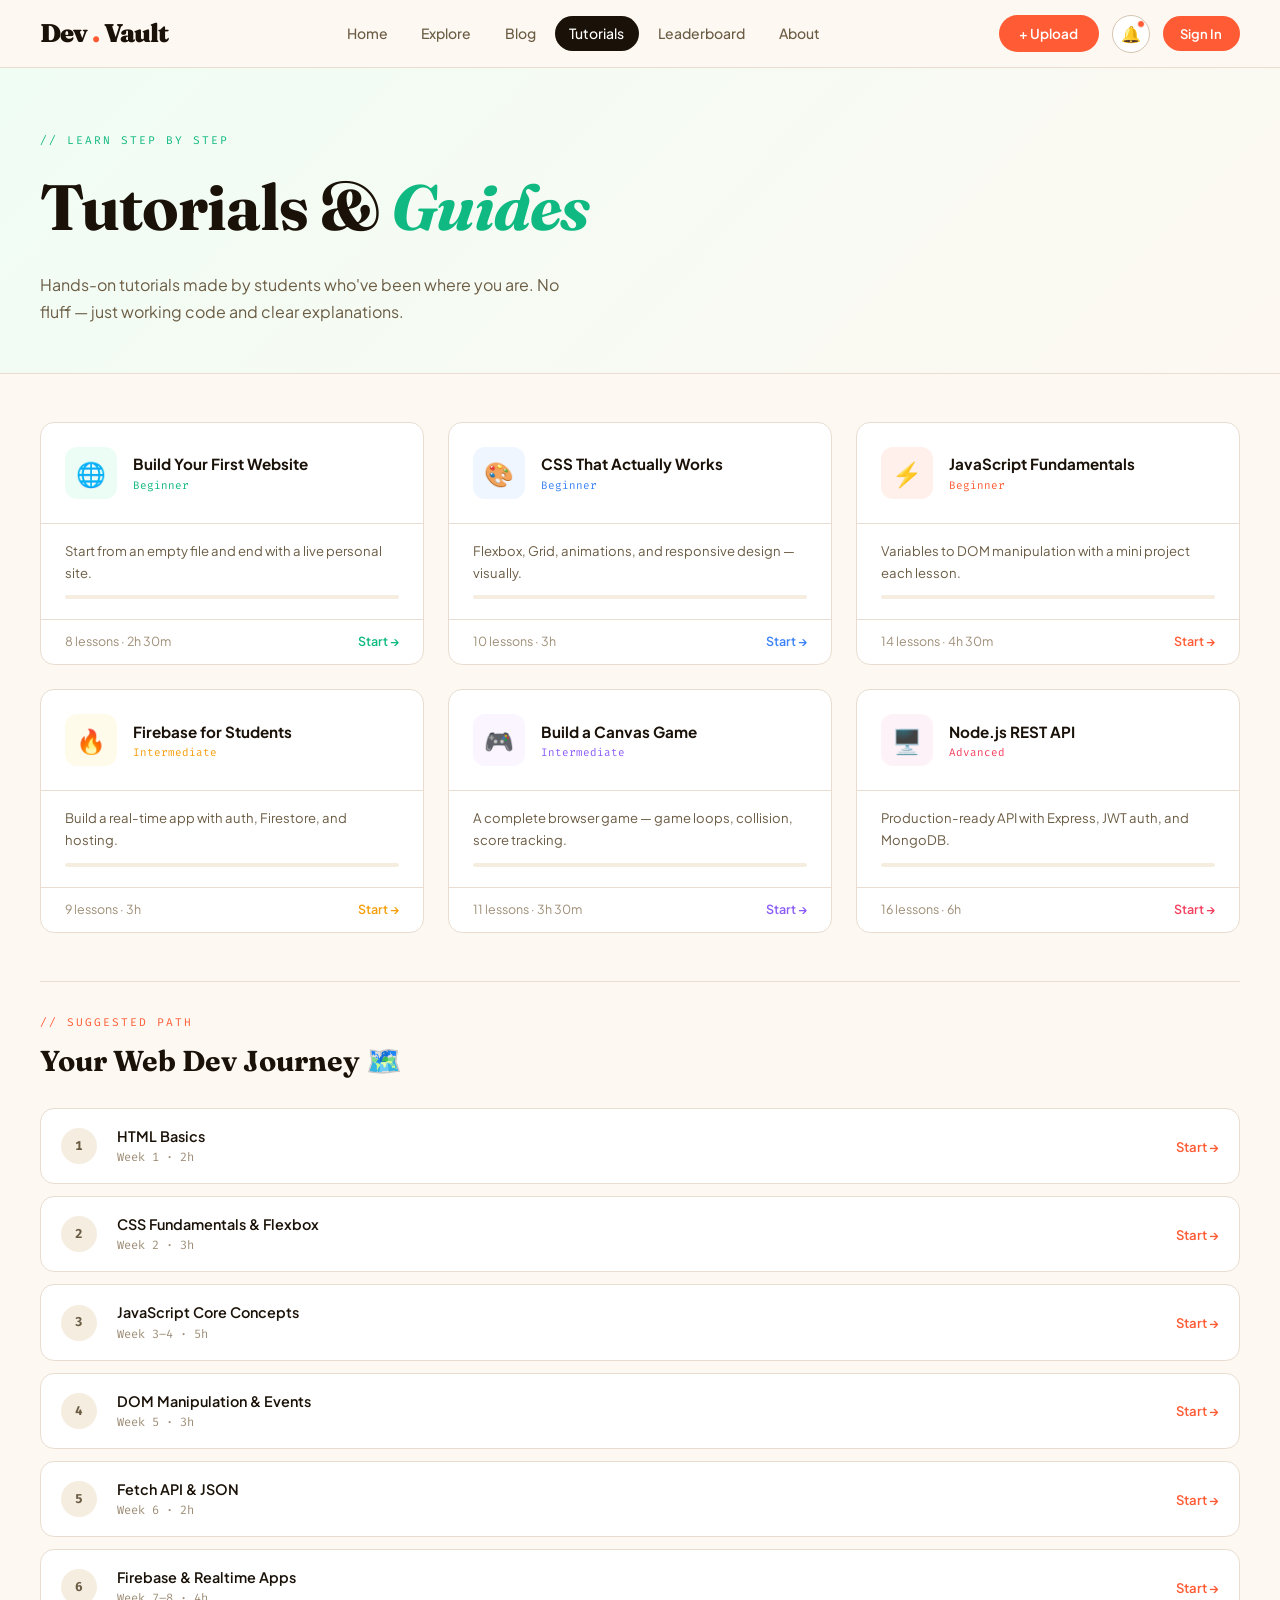
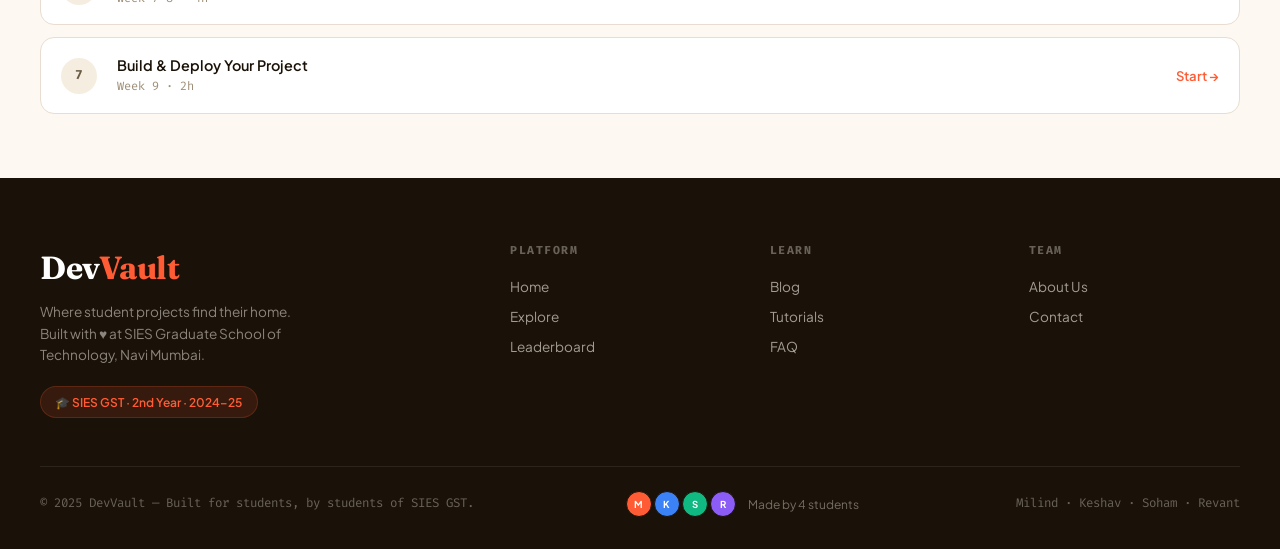
<file: tutorials.html>
<!DOCTYPE html>
<html lang="en">
<head>
<meta charset="UTF-8"/><meta name="viewport" content="width=device-width,initial-scale=1.0"/>
<title>Tutorials — DevVault</title>
<link rel="stylesheet" href="css/styles.css">
<style>
.tut-hero{padding:4rem 2.5rem 3rem;background:linear-gradient(135deg,#f0fdf4,#fdf8f2);border-bottom:1.5px solid var(--border);}
.tut-title{font-family:var(--font-display);font-size:clamp(2.5rem,5vw,4rem);font-weight:700;letter-spacing:-1px;margin-bottom:.75rem;}
.tut-title span{color:var(--mint);font-style:italic;}
.tut-grid{display:grid;grid-template-columns:repeat(auto-fill,minmax(300px,1fr));gap:1.5rem;padding:3rem 2.5rem;max-width:1280px;margin:0 auto;}
.tut-card{background:var(--white);border:1.5px solid var(--border);border-radius:var(--radius);overflow:hidden;transition:all .25s;cursor:pointer;}
.tut-card:hover{border-color:var(--mint);transform:translateY(-4px);box-shadow:var(--shadow-lg);}
.tut-card-header{padding:1.5rem;display:flex;align-items:center;gap:1rem;border-bottom:1px solid var(--border);}
.tut-icon{width:52px;height:52px;border-radius:12px;display:flex;align-items:center;justify-content:center;font-size:1.5rem;flex-shrink:0;}
.tut-card-title{font-weight:700;font-size:.95rem;}
.tut-card-level{font-family:var(--font-mono);font-size:.68rem;color:var(--muted);}
.tut-card-body{padding:1rem 1.5rem 1.25rem;}
.tut-card-desc{font-size:.82rem;color:var(--ink3);line-height:1.65;margin-bottom:.75rem;}
.tut-progress{height:4px;background:var(--cream2);border-radius:2px;overflow:hidden;}
.tut-prog-fill{height:100%;border-radius:2px;}
.tut-card-foot{padding:.75rem 1.5rem;border-top:1px solid var(--border);display:flex;align-items:center;justify-content:space-between;font-size:.78rem;color:var(--muted);}
.tut-path{padding:2rem 2.5rem 4rem;max-width:1280px;margin:0 auto;}
.tut-path-title{font-family:var(--font-display);font-size:1.8rem;font-weight:700;margin-bottom:1.5rem;}
.tut-path-list{display:flex;flex-direction:column;gap:.75rem;}
.tut-path-item{display:flex;align-items:center;gap:1.25rem;background:var(--white);border:1.5px solid var(--border);border-radius:var(--radius);padding:1rem 1.25rem;transition:all .2s;cursor:pointer;}
.tut-path-item:hover{border-color:var(--mint);}
.tut-path-num{width:36px;height:36px;border-radius:50%;background:var(--cream2);display:flex;align-items:center;justify-content:center;font-family:var(--font-mono);font-size:.8rem;font-weight:700;color:var(--ink3);flex-shrink:0;}
.tut-path-name{font-weight:600;font-size:.9rem;}
.tut-path-meta{font-size:.75rem;color:var(--muted);font-family:var(--font-mono);}
</style>
</head>
<body>
<div class="toast-area" id="toastArea"></div>
<nav class="navbar" id="mainNav"></nav>
<div class="tut-hero" style="max-width:100%">
  <div style="max-width:1280px;margin:0 auto">
    <div class="section-kicker" style="color:var(--mint)">// Learn step by step</div>
    <div class="tut-title">Tutorials & <span>Guides</span></div>
    <p style="font-size:1rem;color:var(--ink3);max-width:520px;line-height:1.7">Hands-on tutorials made by students who've been where you are. No fluff — just working code and clear explanations.</p>
  </div>
</div>
<div class="tut-grid" id="tutGrid"></div>
<hr class="section-divider">
<div class="tut-path">
  <div class="section-kicker">// Suggested path</div>
  <div class="tut-path-title">Your Web Dev Journey 🗺️</div>
  <div class="tut-path-list" id="tutPath"></div>
</div>
<div id="footer"></div>
<script src="js/data.js"></script>
<script>
renderNavbar('tutorials');
renderFooter('footer');
document.getElementById('tutGrid').innerHTML=TUTORIALS.map(t=>`
  <div class="tut-card" onclick="showToast('Starting: ${t.title}','info')">
    <div class="tut-card-header">
      <div class="tut-icon" style="background:${t.color}">${t.icon}</div>
      <div><div class="tut-card-title">${t.title}</div><div class="tut-card-level" style="color:${t.accent}">${t.level}</div></div>
    </div>
    <div class="tut-card-body">
      <div class="tut-card-desc">${t.desc}</div>
      <div class="tut-progress"><div class="tut-prog-fill" style="background:${t.accent};width:0%"></div></div>
    </div>
    <div class="tut-card-foot"><span>${t.lessons} lessons · ${t.time}</span><span style="color:${t.accent};font-weight:600">Start →</span></div>
  </div>`).join('');
document.getElementById('tutPath').innerHTML=TUT_PATH.map((s,i)=>`
  <div class="tut-path-item">
    <div class="tut-path-num">${i+1}</div>
    <div style="flex:1"><div class="tut-path-name">${s.name}</div><div class="tut-path-meta">${s.meta}</div></div>
    <span style="font-size:.82rem;color:var(--coral);font-weight:600">Start →</span>
  </div>`).join('');
</script>
</body>
</html>
</file>
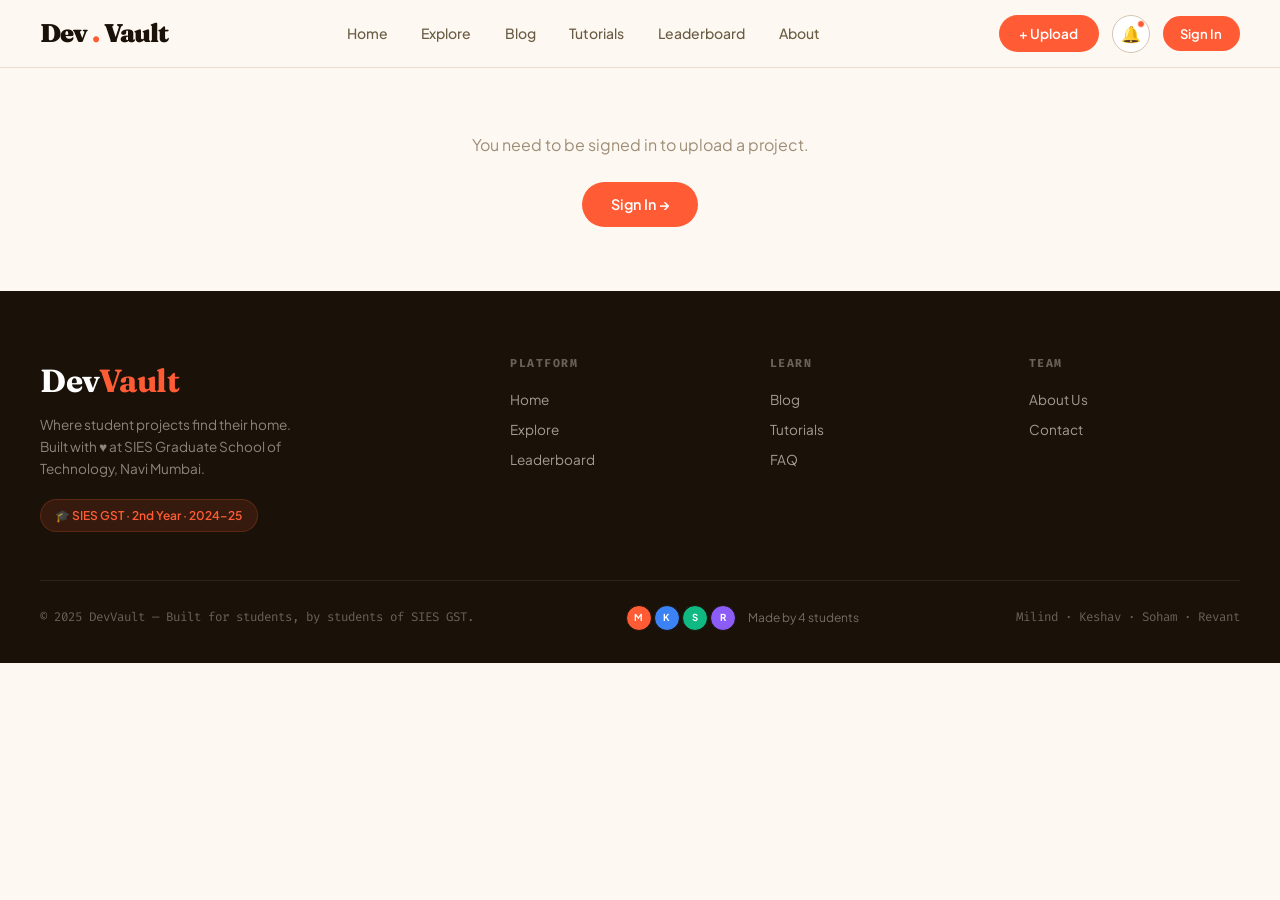
<file: upload.html>
<!DOCTYPE html>
<html lang="en">
<head>
<meta charset="UTF-8"/><meta name="viewport" content="width=device-width,initial-scale=1.0"/>
<title>Upload Project — DevVault</title>
<link rel="stylesheet" href="css/styles.css">
<style>
.upload-wrap{max-width:720px;margin:0 auto;padding:4rem 2rem;}
.upload-title{font-family:var(--font-display);font-size:2.5rem;font-weight:700;letter-spacing:-1px;margin-bottom:.4rem;}
.upload-sub{font-family:var(--font-mono);font-size:.8rem;color:var(--muted);margin-bottom:2.5rem;}
.upload-card{background:var(--white);border:1.5px solid var(--border);border-radius:20px;padding:2.5rem;box-shadow:var(--shadow);}
.drop-zone{border:2px dashed var(--border2);border-radius:var(--radius);padding:2.5rem;text-align:center;cursor:pointer;transition:all .2s;margin-bottom:1.5rem;background:var(--cream);}
.drop-zone:hover,.drop-zone.over{border-color:var(--coral);background:#fff5f2;}
.drop-icon{font-size:2.5rem;margin-bottom:.5rem;}
.drop-text{font-size:.88rem;color:var(--ink3);}
.drop-text span{color:var(--coral);font-weight:600;}
.drop-hint{font-family:var(--font-mono);font-size:.68rem;color:var(--muted);margin-top:.3rem;}
.progress-bar{background:var(--cream2);border-radius:var(--radius-sm);padding:1rem;margin-bottom:1.25rem;display:none;}
.progress-bar.show{display:block;}
.prog-head{display:flex;justify-content:space-between;font-size:.78rem;color:var(--ink3);margin-bottom:.5rem;}
.prog-track{height:6px;background:var(--cream3);border-radius:3px;overflow:hidden;}
.prog-fill{height:100%;background:linear-gradient(90deg,var(--coral),var(--amber));border-radius:3px;transition:width .2s;width:0%;}
.form-row{display:grid;grid-template-columns:1fr 1fr;gap:1rem;}
.form-group{margin-bottom:1.1rem;}
.form-full{grid-column:1/-1;}
.auth-gate{text-align:center;padding:4rem 2rem;}
</style>
</head>
<body>
<div class="toast-area" id="toastArea"></div>
<nav class="navbar" id="mainNav"></nav>
<div id="authGate" class="auth-gate" style="display:none">
  <p style="font-size:1rem;color:var(--muted);margin-bottom:1.5rem">You need to be signed in to upload a project.</p>
  <a class="btn-coral" href="login.html">Sign In →</a>
</div>
<div class="upload-wrap" id="uploadWrap">
  <h1 class="upload-title">Share a Project ✨</h1>
  <p class="upload-sub">// Inspire the next generation of builders</p>
  <div class="upload-card">
    <div class="drop-zone" id="dropZone" onclick="document.getElementById('fileInput').click()">
      <div class="drop-icon">📦</div>
      <div class="drop-text">Drop your files or <span>browse to upload</span></div>
      <div class="drop-hint">ZIP, HTML, CSS, JS — up to 50MB</div>
      <input type="file" id="fileInput" style="display:none" onchange="handleFile(this)">
    </div>
    <div class="progress-bar" id="progBar">
      <div class="prog-head"><span id="progName">uploading...</span><span id="progPct">0%</span></div>
      <div class="prog-track"><div class="prog-fill" id="progFill"></div></div>
    </div>
    <div class="form-row">
      <div class="form-group form-full"><label class="field-label">Project Title *</label><input class="field-input" id="uTitle" placeholder="e.g. Weather Dashboard"></div>
      <div class="form-group form-full"><label class="field-label">Description</label><textarea class="field-input" id="uDesc" placeholder="What does it do? What can others learn?"></textarea></div>
      <div class="form-group"><label class="field-label">Live Demo URL</label><input class="field-input" id="uLive" placeholder="https://myproject.netlify.app"></div>
      <div class="form-group"><label class="field-label">GitHub URL</label><input class="field-input" id="uGithub" placeholder="https://github.com/you/repo"></div>
      <div class="form-group form-full"><label class="field-label">Tech Tags (comma separated)</label><input class="field-input" id="uTags" placeholder="HTML, CSS, JavaScript, Firebase"></div>
      <div class="form-group form-full"><label class="field-label">Difficulty Level</label><select class="field-input" id="uDiff"><option value="Beginner">🟢 Beginner</option><option value="Intermediate" selected>🟡 Intermediate</option><option value="Advanced">🔴 Advanced</option></select></div>
    </div>
    <button class="btn-coral" style="width:100%;padding:.9rem;border-radius:var(--radius-sm);font-size:.95rem;justify-content:center;" onclick="submitProject()">🚀 Publish Project</button>
  </div>
</div>
<div id="footer"></div>
<script src="js/data.js"></script>
<script>
renderNavbar('');
renderFooter('footer');
const user = getUser();
if (!user) { document.getElementById('authGate').style.display='block'; document.getElementById('uploadWrap').style.display='none'; }

const dz=document.getElementById('dropZone');
dz.addEventListener('dragover',e=>{e.preventDefault();dz.classList.add('over');});
dz.addEventListener('dragleave',()=>dz.classList.remove('over'));
dz.addEventListener('drop',e=>{e.preventDefault();dz.classList.remove('over');if(e.dataTransfer.files[0])simUpload(e.dataTransfer.files[0].name);});
function handleFile(input){if(input.files[0])simUpload(input.files[0].name);}
function simUpload(name){
  const pb=document.getElementById('progBar'),fill=document.getElementById('progFill'),pct=document.getElementById('progPct');
  document.getElementById('progName').textContent=name; pb.classList.add('show'); let p=0;
  const iv=setInterval(()=>{p+=Math.random()*18;if(p>=100){p=100;clearInterval(iv);}fill.style.width=p+'%';pct.textContent=Math.round(p)+'%';},100);
}
function submitProject(){
  if(!user){window.location.href='login.html';return;}
  const title=document.getElementById('uTitle').value.trim();
  if(!title){showToast('Project title is required!','error');return;}
  const tags=(document.getElementById('uTags').value||'HTML,CSS,JS').split(',').map(t=>t.trim()).filter(Boolean).slice(0,4);
  const imgs=['https://images.unsplash.com/photo-1555066931-4365d14bab8c?w=600&h=300&fit=crop','https://images.unsplash.com/photo-1547658719-da2b51169166?w=600&h=300&fit=crop','https://images.unsplash.com/photo-1461749280684-dccba630e2f6?w=600&h=300&fit=crop','https://images.unsplash.com/photo-1537884944318-390069bb8665?w=600&h=300&fit=crop'];
  const newP={id:Date.now(),title,desc:document.getElementById('uDesc').value.trim()||`A project by ${user.name}.`,tags,author:user.name,likes:0,img:imgs[Math.floor(Math.random()*imgs.length)],difficulty:document.getElementById('uDiff').value};
  addProject(newP);
  showToast(`🚀 "${title}" is now live!`,'success');
  setTimeout(()=>window.location.href='explore.html',1500);
}
</script>
</body>
</html>
</file>
<file: css/styles.css>
@import url('https://fonts.googleapis.com/css2?family=Fraunces:ital,opsz,wght@0,9..144,300;0,9..144,600;0,9..144,700;0,9..144,900;1,9..144,300;1,9..144,700&family=Plus+Jakarta+Sans:ital,wght@0,300;0,400;0,500;0,600;0,700;1,400&family=Fira+Code:wght@400;500&display=swap');

:root {
  --cream:#fdf8f2; --cream2:#f5ede0; --cream3:#ede0cc;
  --white:#ffffff; --ink:#1a1208; --ink2:#3d2e18; --ink3:#6b5c44;
  --muted:#9e8e77; --border:#e8ddd0; --border2:#d4c4b0;
  --coral:#ff5c35; --coral2:#e84820; --peach:#ffb399;
  --sky:#3b82f6; --sky2:#1d4ed8; --mint:#10b981;
  --amber:#f59e0b; --lavender:#8b5cf6; --rose:#f43f5e;
  --shadow-sm:0 1px 4px rgba(26,18,8,.06),0 2px 12px rgba(26,18,8,.04);
  --shadow:0 4px 16px rgba(26,18,8,.08),0 1px 4px rgba(26,18,8,.04);
  --shadow-lg:0 12px 48px rgba(26,18,8,.12),0 4px 16px rgba(26,18,8,.06);
  --font-display:'Fraunces',serif;
  --font-body:'Plus Jakarta Sans',sans-serif;
  --font-mono:'Fira Code',monospace;
  --radius:14px; --radius-sm:8px;
}

*,*::before,*::after{box-sizing:border-box;margin:0;padding:0;}
html{scroll-behavior:smooth;}
body{background:var(--cream);color:var(--ink);font-family:var(--font-body);min-height:100vh;overflow-x:hidden;line-height:1.6;}
img{display:block;width:100%;object-fit:cover;}

/* ── NAVBAR ── */
.navbar{height:68px;background:rgba(253,248,242,.94);backdrop-filter:blur(20px);border-bottom:1px solid var(--border);padding:0 2.5rem;display:flex;align-items:center;justify-content:space-between;position:sticky;top:0;z-index:100;}
.nav-logo{font-family:var(--font-display);font-size:1.6rem;font-weight:900;color:var(--ink);cursor:pointer;letter-spacing:-1px;display:flex;align-items:center;gap:.3rem;text-decoration:none;}
.nav-logo-dot{color:var(--coral);}
.nav-links{display:flex;align-items:center;gap:.3rem;}
.nav-link{padding:.4rem .9rem;border-radius:100px;font-size:.875rem;font-weight:500;color:var(--ink3);cursor:pointer;transition:all .18s;border:none;background:none;font-family:var(--font-body);text-decoration:none;display:inline-block;}
.nav-link:hover{background:var(--cream2);color:var(--ink);}
.nav-link.active{background:var(--ink);color:var(--white);}
.nav-right{display:flex;align-items:center;gap:.8rem;}
.nav-upload{background:var(--coral);color:white;border:none;border-radius:100px;padding:.5rem 1.3rem;font-size:.85rem;font-weight:600;cursor:pointer;transition:all .18s;font-family:var(--font-body);text-decoration:none;}
.nav-upload:hover{background:var(--coral2);transform:translateY(-1px);box-shadow:0 6px 20px rgba(255,92,53,.3);}
.nav-notif{width:38px;height:38px;border-radius:50%;border:1.5px solid var(--border2);background:var(--white);display:flex;align-items:center;justify-content:center;cursor:pointer;font-size:1rem;transition:all .18s;position:relative;}
.nav-notif:hover{border-color:var(--coral);}
.notif-badge{position:absolute;top:4px;right:4px;width:8px;height:8px;background:var(--coral);border-radius:50%;border:1.5px solid var(--cream);}
.avatar-btn{width:38px;height:38px;border-radius:50%;background:linear-gradient(135deg,var(--coral),var(--amber));border:2px solid var(--white);box-shadow:var(--shadow-sm);display:flex;align-items:center;justify-content:center;font-weight:700;font-size:.85rem;color:white;cursor:pointer;transition:all .18s;}
.avatar-btn:hover{transform:scale(1.08);}

/* ── BUTTONS ── */
.btn-coral{background:var(--coral);color:white;border:none;border-radius:100px;padding:.7rem 1.8rem;font-size:.9rem;font-weight:600;cursor:pointer;transition:all .2s;font-family:var(--font-body);display:inline-flex;align-items:center;gap:.4rem;text-decoration:none;}
.btn-coral:hover{background:var(--coral2);transform:translateY(-2px);box-shadow:0 8px 24px rgba(255,92,53,.3);}
.btn-outline{background:transparent;color:var(--ink);border:1.5px solid var(--border2);border-radius:100px;padding:.7rem 1.8rem;font-size:.9rem;font-weight:600;cursor:pointer;transition:all .2s;font-family:var(--font-body);display:inline-flex;align-items:center;gap:.4rem;text-decoration:none;}
.btn-outline:hover{border-color:var(--coral);color:var(--coral);}
.btn-ghost{background:transparent;color:var(--coral);border:none;font-size:.875rem;font-weight:600;cursor:pointer;font-family:var(--font-body);display:inline-flex;align-items:center;gap:.3rem;transition:gap .2s;padding:0;text-decoration:none;}
.btn-ghost:hover{gap:.6rem;}

/* ── FORM ── */
.field-label{display:block;font-size:.78rem;font-weight:600;color:var(--ink3);text-transform:uppercase;letter-spacing:.8px;margin-bottom:.45rem;font-family:var(--font-mono);}
.field-input{width:100%;background:var(--white);border:1.5px solid var(--border);border-radius:var(--radius-sm);padding:.75rem 1rem;font-size:.9rem;font-family:var(--font-body);color:var(--ink);outline:none;transition:all .18s;}
.field-input:focus{border-color:var(--coral);box-shadow:0 0 0 3px rgba(255,92,53,.1);}
.field-input::placeholder{color:var(--muted);}
textarea.field-input{resize:vertical;min-height:90px;}

/* ── TAGS ── */
.tag{font-family:var(--font-mono);font-size:.68rem;padding:.22rem .6rem;border-radius:5px;font-weight:500;display:inline-block;}
.tag-coral{background:#fff0ec;color:var(--coral);}
.tag-blue{background:#eff6ff;color:var(--sky2);}
.tag-mint{background:#ecfdf5;color:#047857;}
.tag-amber{background:#fffbeb;color:#92400e;}
.tag-lavender{background:#f5f3ff;color:#6d28d9;}
.tag-rose{background:#fff1f2;color:#be123c;}
.tag-default{background:var(--cream2);color:var(--ink3);}

/* ── PROJECT CARDS ── */
.card{background:var(--white);border:1.5px solid var(--border);border-radius:var(--radius);overflow:hidden;transition:all .25s cubic-bezier(.2,0,0,1);cursor:pointer;text-decoration:none;display:flex;flex-direction:column;}
.card:hover{border-color:var(--coral);transform:translateY(-4px);box-shadow:var(--shadow-lg),0 0 0 3px rgba(255,92,53,.06);}
.card-thumb{width:100%;height:190px;overflow:hidden;position:relative;flex-shrink:0;}
.card-thumb img{width:100%;height:100%;object-fit:cover;transition:transform .4s ease;}
.card:hover .card-thumb img{transform:scale(1.06);}
.card-thumb-overlay{position:absolute;inset:0;background:linear-gradient(to bottom,transparent 50%,rgba(26,18,8,.3) 100%);}
.card-diff-badge{position:absolute;top:10px;right:10px;background:rgba(255,255,255,.92);backdrop-filter:blur(6px);border-radius:100px;padding:.2rem .65rem;font-size:.68rem;font-weight:600;font-family:var(--font-mono);}
.card-body{padding:1.25rem 1.25rem .75rem;flex:1;}
.card-tags{display:flex;gap:.3rem;flex-wrap:wrap;margin-bottom:.7rem;}
.card-title{font-family:var(--font-display);font-size:1.08rem;font-weight:700;margin-bottom:.35rem;letter-spacing:-.3px;color:var(--ink);}
.card-desc{font-size:.82rem;color:var(--ink3);line-height:1.65;}
.card-foot{padding:.75rem 1.25rem;border-top:1px solid var(--border);display:flex;align-items:center;justify-content:space-between;}
.card-author{display:flex;align-items:center;gap:.5rem;}
.mini-avatar{width:24px;height:24px;border-radius:50%;display:flex;align-items:center;justify-content:center;font-size:.6rem;font-weight:700;color:white;flex-shrink:0;}
.card-author-name{font-size:.78rem;color:var(--ink3);font-weight:500;}
.card-actions{display:flex;align-items:center;gap:.9rem;}
.like-btn{background:none;border:none;font-size:.78rem;color:var(--muted);cursor:pointer;display:flex;align-items:center;gap:.25rem;transition:color .15s;font-family:var(--font-body);}
.like-btn:hover,.like-btn.liked{color:var(--rose);}
.dl-btn{background:var(--cream2);border:none;font-size:.72rem;font-weight:600;color:var(--ink3);cursor:pointer;border-radius:100px;padding:.25rem .7rem;transition:all .15s;font-family:var(--font-body);}
.dl-btn:hover{background:var(--coral);color:white;}

/* ── GRIDS ── */
.grid-3{display:grid;grid-template-columns:repeat(auto-fill,minmax(300px,1fr));gap:1.5rem;}
.grid-4{display:grid;grid-template-columns:repeat(auto-fill,minmax(240px,1fr));gap:1.25rem;}

/* ── TOAST ── */
.toast-area{position:fixed;bottom:2rem;right:2rem;z-index:9999;display:flex;flex-direction:column;gap:.6rem;}
.toast{background:var(--ink);color:var(--cream);border-radius:var(--radius-sm);padding:.75rem 1.25rem;font-size:.84rem;font-weight:500;display:flex;align-items:center;gap:.6rem;animation:toastIn .3s cubic-bezier(.2,0,0,1);box-shadow:var(--shadow-lg);max-width:320px;}
.toast.success::before{content:'✓';color:var(--mint);font-weight:700;}
.toast.error::before{content:'✕';color:var(--rose);font-weight:700;}
.toast.info::before{content:'ℹ';color:var(--sky);font-weight:700;}
@keyframes toastIn{from{opacity:0;transform:translateY(8px) scale(.96);}to{opacity:1;transform:none;}}

/* ── MODAL ── */
.modal-overlay{position:fixed;inset:0;background:rgba(26,18,8,.45);backdrop-filter:blur(6px);z-index:500;display:flex;align-items:center;justify-content:center;opacity:0;pointer-events:none;transition:opacity .25s;}
.modal-overlay.open{opacity:1;pointer-events:all;}
.modal{background:var(--white);border-radius:20px;width:90%;max-width:560px;max-height:90vh;overflow-y:auto;transform:translateY(16px) scale(.98);transition:transform .3s cubic-bezier(.2,0,0,1);box-shadow:var(--shadow-lg);}
.modal-overlay.open .modal{transform:none;}
.modal-head{padding:2rem 2rem 0;display:flex;align-items:center;justify-content:space-between;}
.modal-title{font-family:var(--font-display);font-size:1.5rem;font-weight:700;}
.modal-close{width:34px;height:34px;border-radius:50%;border:1.5px solid var(--border);background:none;cursor:pointer;font-size:1rem;color:var(--ink3);display:flex;align-items:center;justify-content:center;transition:all .15s;}
.modal-close:hover{border-color:var(--coral);color:var(--coral);}
.modal-body{padding:1.5rem 2rem 2rem;}
.form-row{display:grid;grid-template-columns:1fr 1fr;gap:1rem;}
.form-group{margin-bottom:1.1rem;}
.form-full{grid-column:1/-1;}
.drop-zone{border:2px dashed var(--border2);border-radius:var(--radius);padding:2.5rem;text-align:center;cursor:pointer;transition:all .2s;margin-bottom:1.25rem;background:var(--cream);}
.drop-zone:hover,.drop-zone.over{border-color:var(--coral);background:#fff5f2;}
.drop-icon{font-size:2.5rem;margin-bottom:.5rem;}
.drop-text{font-size:.88rem;color:var(--ink3);}
.drop-text span{color:var(--coral);font-weight:600;}
.drop-hint{font-family:var(--font-mono);font-size:.68rem;color:var(--muted);margin-top:.3rem;}
.progress-bar{background:var(--cream2);border-radius:var(--radius-sm);padding:1rem;margin-bottom:1rem;display:none;}
.progress-bar.show{display:block;}
.prog-head{display:flex;justify-content:space-between;font-size:.78rem;color:var(--ink3);margin-bottom:.5rem;}
.prog-track{height:6px;background:var(--cream3);border-radius:3px;overflow:hidden;}
.prog-fill{height:100%;background:linear-gradient(90deg,var(--coral),var(--amber));border-radius:3px;transition:width .2s;width:0%;}

/* ── SECTION UTILS ── */
.section{padding:4rem 2.5rem;max-width:1280px;margin:0 auto;}
.section-divider{border:none;border-top:1.5px solid var(--border);margin:0 2.5rem;}
.section-top{display:flex;align-items:flex-end;justify-content:space-between;margin-bottom:2.5rem;}
.section-kicker{font-family:var(--font-mono);font-size:.7rem;color:var(--coral);text-transform:uppercase;letter-spacing:2px;margin-bottom:.4rem;}
.section-heading{font-family:var(--font-display);font-size:2.2rem;font-weight:700;letter-spacing:-.5px;}

/* ── CATEGORIES ── */
.categories{display:flex;gap:1rem;overflow-x:auto;padding-bottom:.5rem;}
.categories::-webkit-scrollbar{display:none;}
.cat-pill{display:flex;align-items:center;gap:.5rem;background:var(--white);border:1.5px solid var(--border);border-radius:var(--radius);padding:.7rem 1.2rem;cursor:pointer;transition:all .18s;white-space:nowrap;box-shadow:var(--shadow-sm);text-decoration:none;}
.cat-pill:hover,.cat-pill.active{border-color:var(--coral);background:#fff0ec;}
.cat-emoji{font-size:1.1rem;}
.cat-label{font-size:.85rem;font-weight:600;color:var(--ink);}
.cat-count{font-family:var(--font-mono);font-size:.7rem;color:var(--muted);}

/* ── MARQUEE ── */
.marquee-wrap{background:var(--ink);overflow:hidden;padding:.65rem 0;}
.marquee-inner{display:flex;width:max-content;animation:scroll 25s linear infinite;}
@keyframes scroll{from{transform:translateX(0);}to{transform:translateX(-50%);}}
.marquee-item{font-family:var(--font-mono);font-size:.72rem;color:rgba(253,248,242,.5);text-transform:uppercase;letter-spacing:2px;white-space:nowrap;padding:0 2rem;display:flex;align-items:center;gap:1.5rem;}
.m-sep{color:var(--coral);font-size:.5rem;}

/* ── PROFILE DROPDOWN ── */
.profile-dropdown{position:fixed;top:74px;right:2rem;background:var(--white);border:1.5px solid var(--border);border-radius:16px;padding:.75rem;width:240px;z-index:300;box-shadow:var(--shadow-lg);display:none;}
.profile-dropdown.open{display:block;animation:toastIn .2s ease;}
.pd-header{padding:.75rem;border-radius:var(--radius-sm);background:var(--cream);margin-bottom:.5rem;display:flex;align-items:center;gap:.75rem;}
.pd-av{width:40px;height:40px;border-radius:50%;background:linear-gradient(135deg,var(--coral),var(--amber));display:flex;align-items:center;justify-content:center;font-weight:700;color:white;}
.pd-name{font-weight:700;font-size:.9rem;}
.pd-email{font-size:.72rem;color:var(--muted);font-family:var(--font-mono);}
.pd-item{display:flex;align-items:center;gap:.65rem;padding:.55rem .75rem;border-radius:var(--radius-sm);cursor:pointer;font-size:.85rem;color:var(--ink3);transition:all .15s;text-decoration:none;}
.pd-item:hover{background:var(--cream);color:var(--ink);}
.pd-item.danger{color:var(--rose);}
.pd-item.danger:hover{background:#fff1f2;}
.pd-sep{height:1px;background:var(--border);margin:.4rem 0;}

/* ── FOOTER ── */
.site-footer{background:var(--ink);color:var(--cream2);padding:4rem 2.5rem 2rem;}
.site-footer-inner{max-width:1280px;margin:0 auto;}
.sf-top{display:grid;grid-template-columns:2fr 1fr 1fr 1fr;gap:3rem;margin-bottom:3rem;}
.sf-brand{font-family:var(--font-display);font-size:2rem;font-weight:700;color:var(--white);letter-spacing:-.5px;margin-bottom:.5rem;}
.sf-brand span{color:var(--coral);}
.sf-tagline{font-size:.85rem;color:rgba(253,248,242,.5);line-height:1.6;max-width:280px;margin-bottom:1.25rem;}
.sf-college{display:inline-flex;align-items:center;gap:.5rem;background:rgba(255,92,53,.12);border:1px solid rgba(255,92,53,.2);border-radius:100px;padding:.35rem .9rem;font-size:.75rem;font-weight:600;color:var(--coral);}
.sf-col h4{font-size:.72rem;text-transform:uppercase;letter-spacing:1.5px;color:rgba(253,248,242,.35);font-family:var(--font-mono);margin-bottom:1rem;}
.sf-col a{display:block;font-size:.85rem;color:rgba(253,248,242,.6);cursor:pointer;margin-bottom:.5rem;transition:color .15s;text-decoration:none;}
.sf-col a:hover{color:var(--cream);}
.sf-divider{border:none;border-top:1px solid rgba(255,255,255,.08);margin-bottom:1.5rem;}
.sf-bottom{display:flex;align-items:center;justify-content:space-between;flex-wrap:wrap;gap:1rem;}
.sf-copy{font-size:.78rem;color:rgba(253,248,242,.35);font-family:var(--font-mono);}
.sf-team-mini{display:flex;align-items:center;gap:.5rem;}
.sf-team-av{width:26px;height:26px;border-radius:50%;display:flex;align-items:center;justify-content:center;font-size:.6rem;font-weight:700;color:white;margin-left:-6px;border:1.5px solid var(--ink);}
.sf-team-label{font-size:.75rem;color:rgba(253,248,242,.4);margin-left:.25rem;}

/* ── SKELETON ── */
.skeleton{background:linear-gradient(90deg,var(--cream2) 25%,var(--cream3) 50%,var(--cream2) 75%);background-size:200% 100%;animation:shimmer 1.5s infinite;border-radius:var(--radius-sm);}
@keyframes shimmer{to{background-position:-200% 0;}}
@keyframes blink{0%,100%{opacity:1;}50%{opacity:.3;}}
@keyframes previewFloat{0%,100%{transform:translateY(0);}50%{transform:translateY(-6px);}}
@keyframes blobDrift{0%,100%{transform:translate(0,0) scale(1);}33%{transform:translate(20px,-20px) scale(1.04);}66%{transform:translate(-15px,15px) scale(.97);}}

/* ── RESPONSIVE ── */
@media(max-width:900px){
  .sf-top{grid-template-columns:1fr 1fr;}
  .navbar{padding:0 1.25rem;}
  .section{padding:3rem 1.5rem;}
  .form-row{grid-template-columns:1fr;}
}
@media(max-width:600px){
  .nav-links{display:none;}
  .sf-top{grid-template-columns:1fr;}
}
</file>
